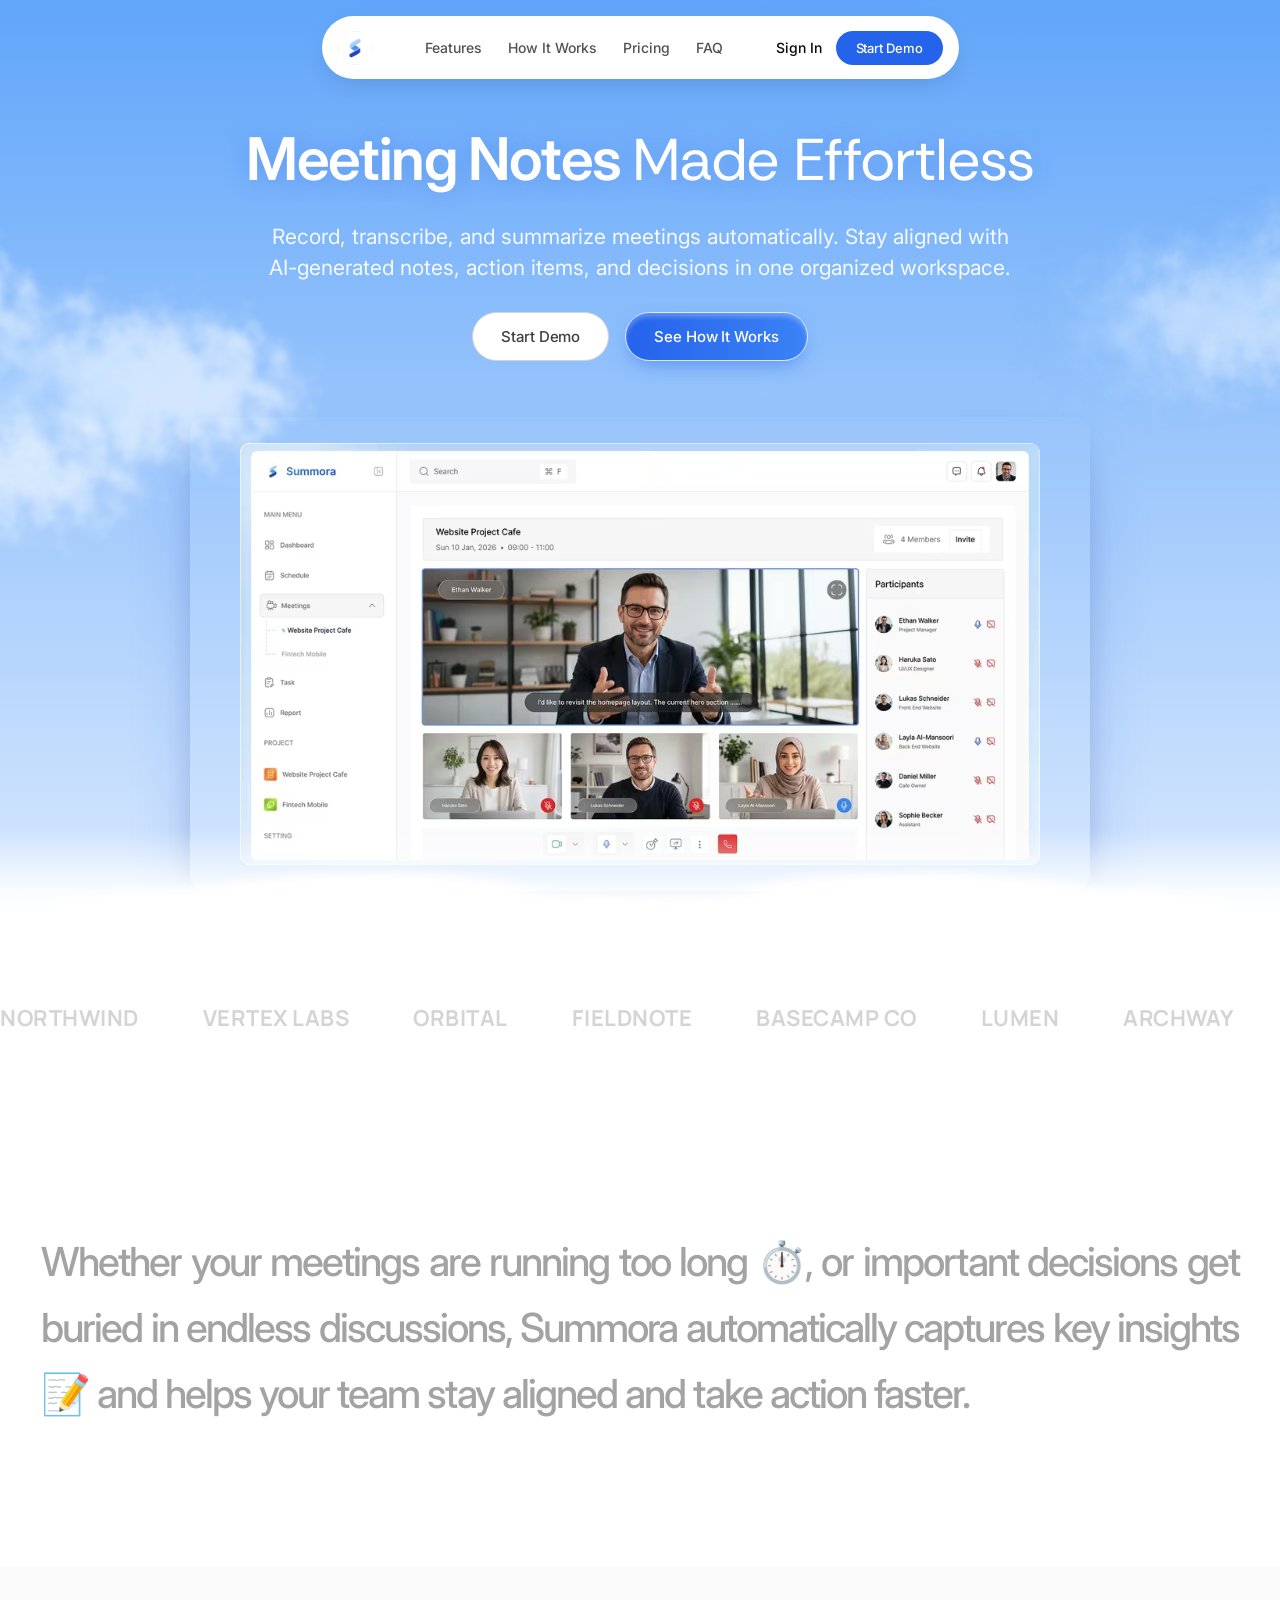
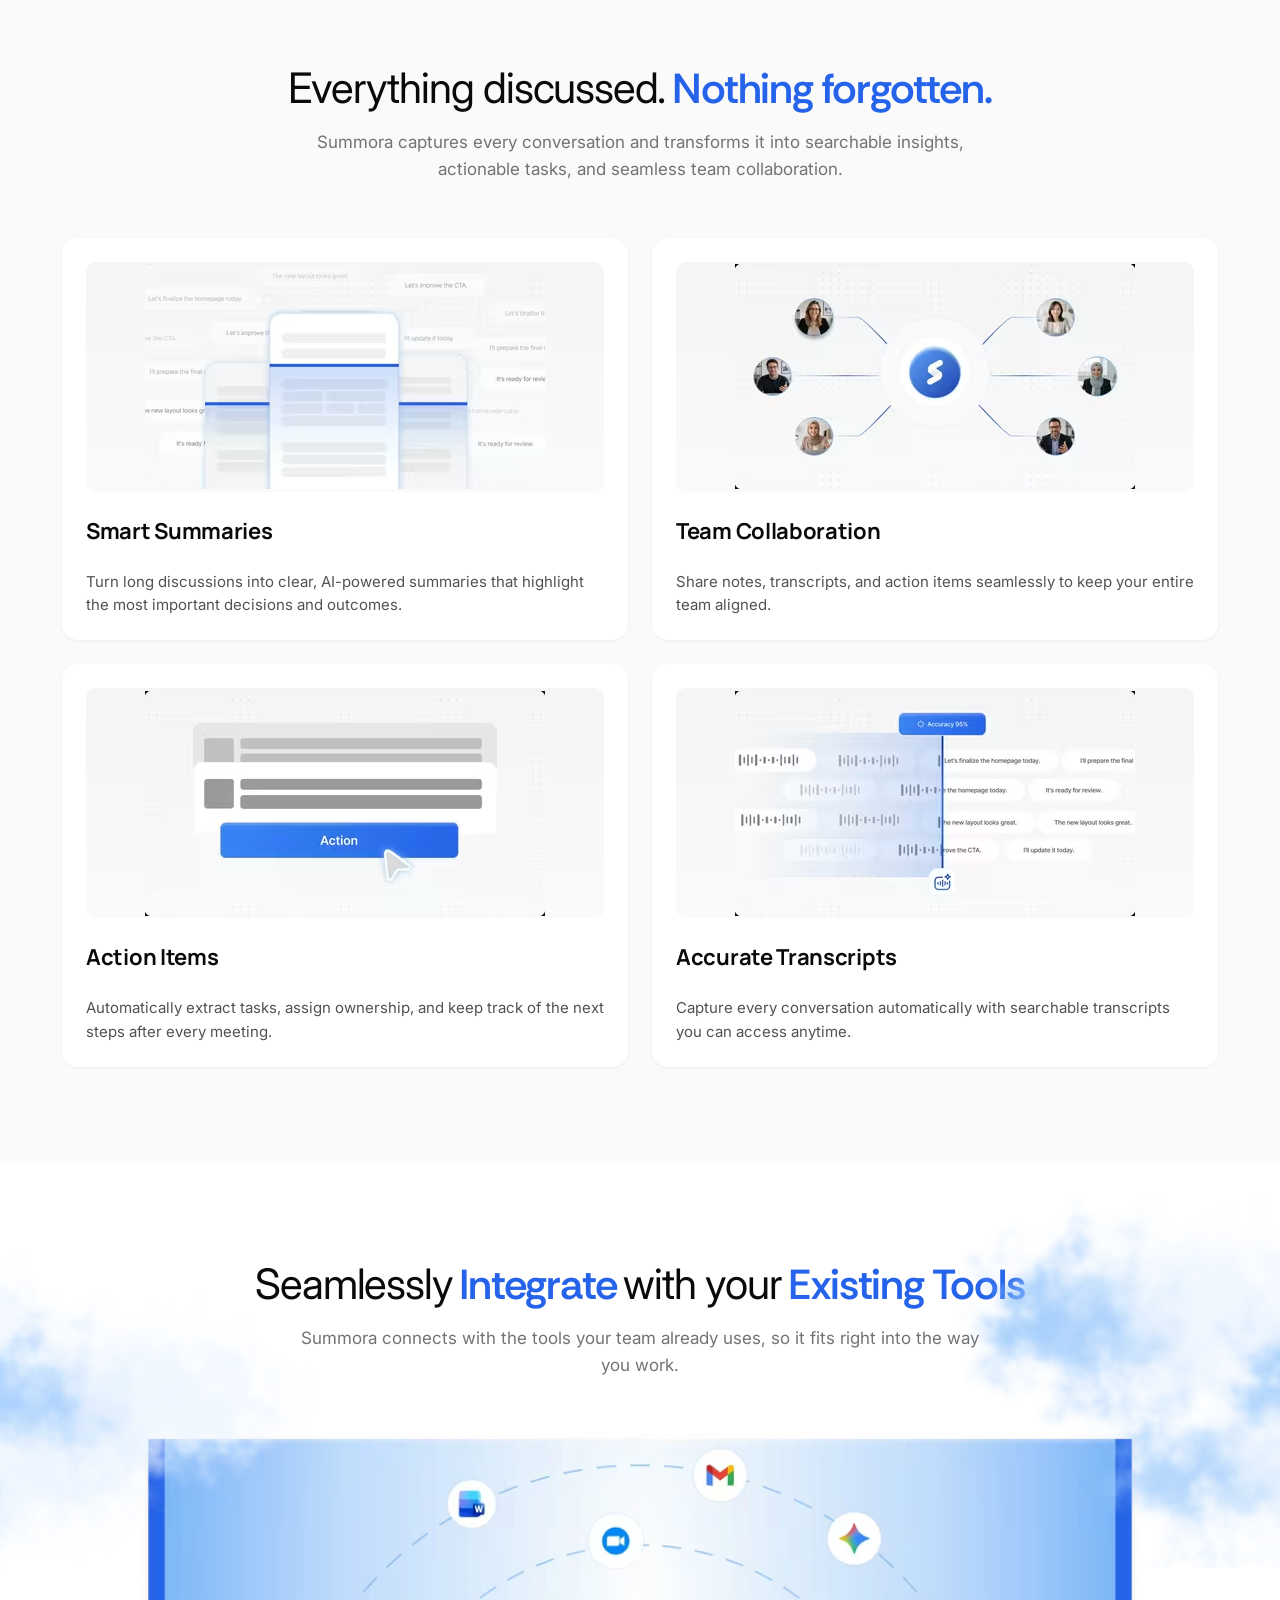
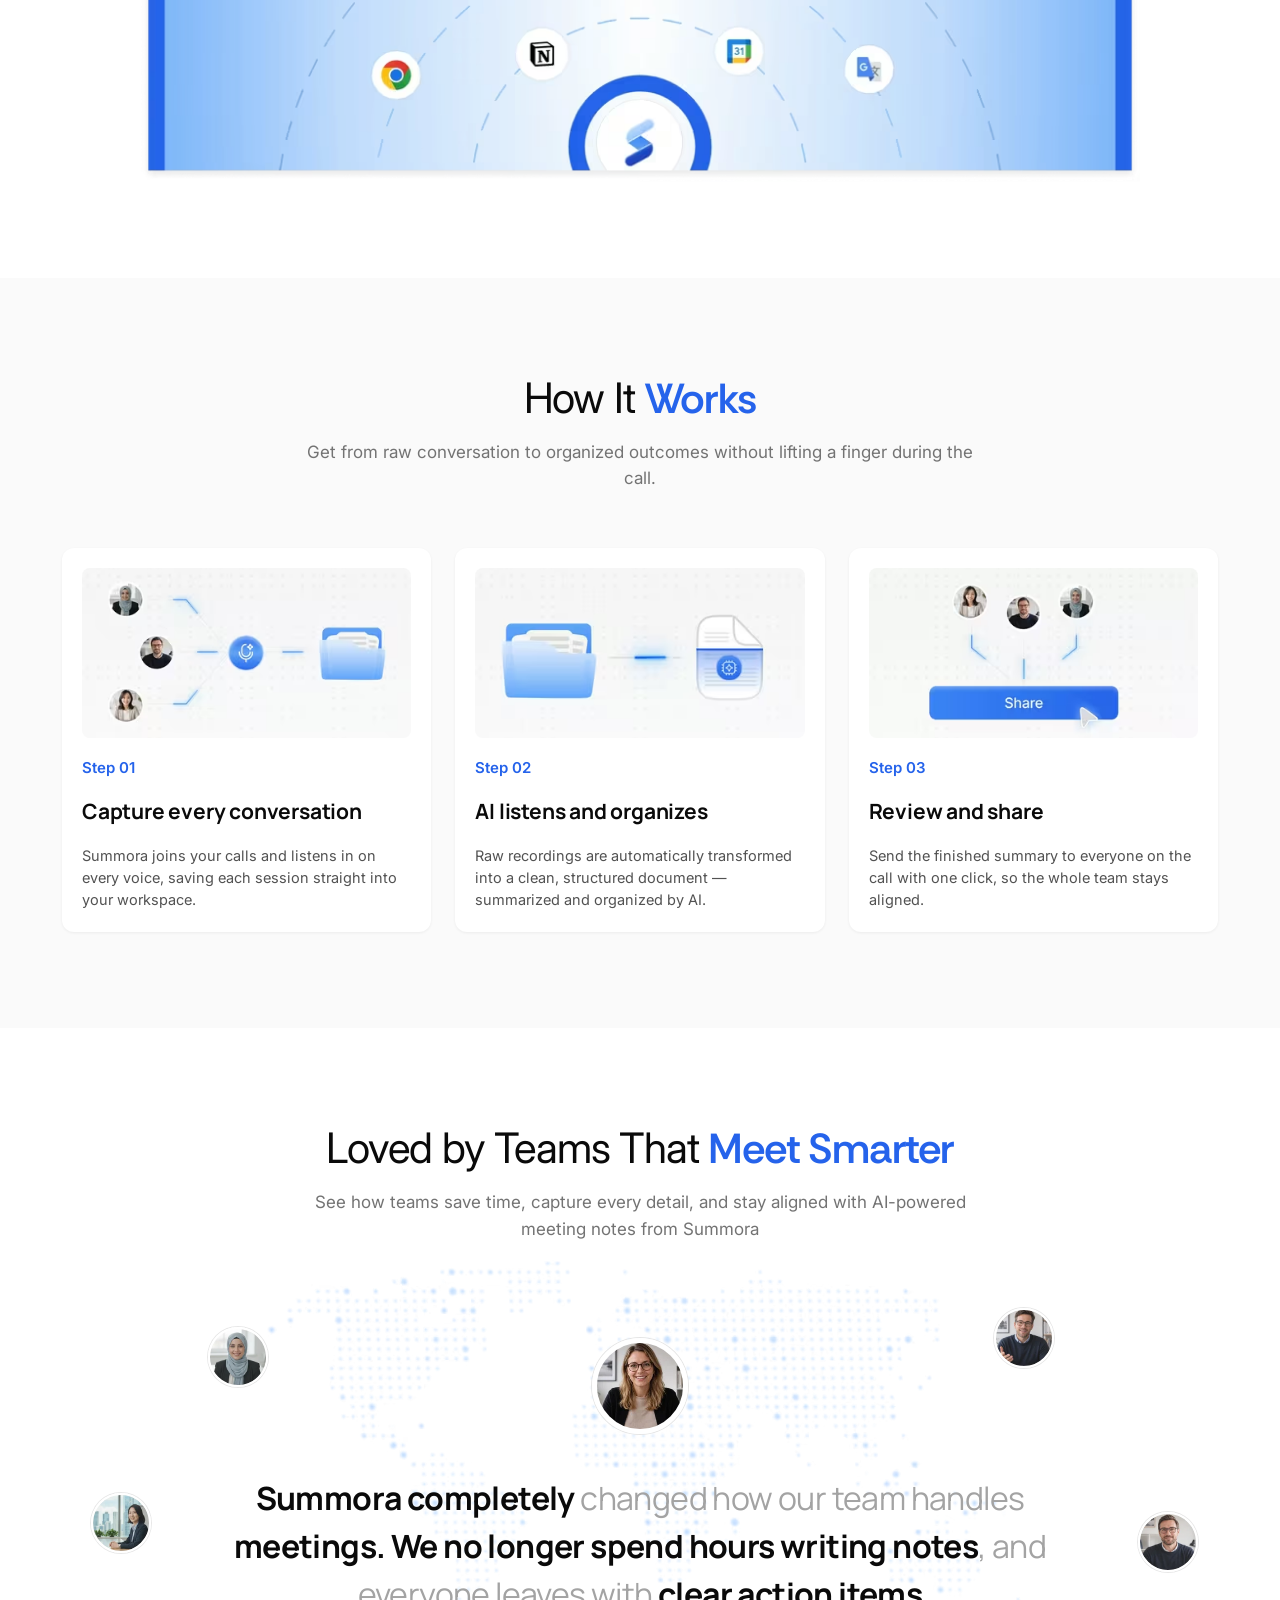
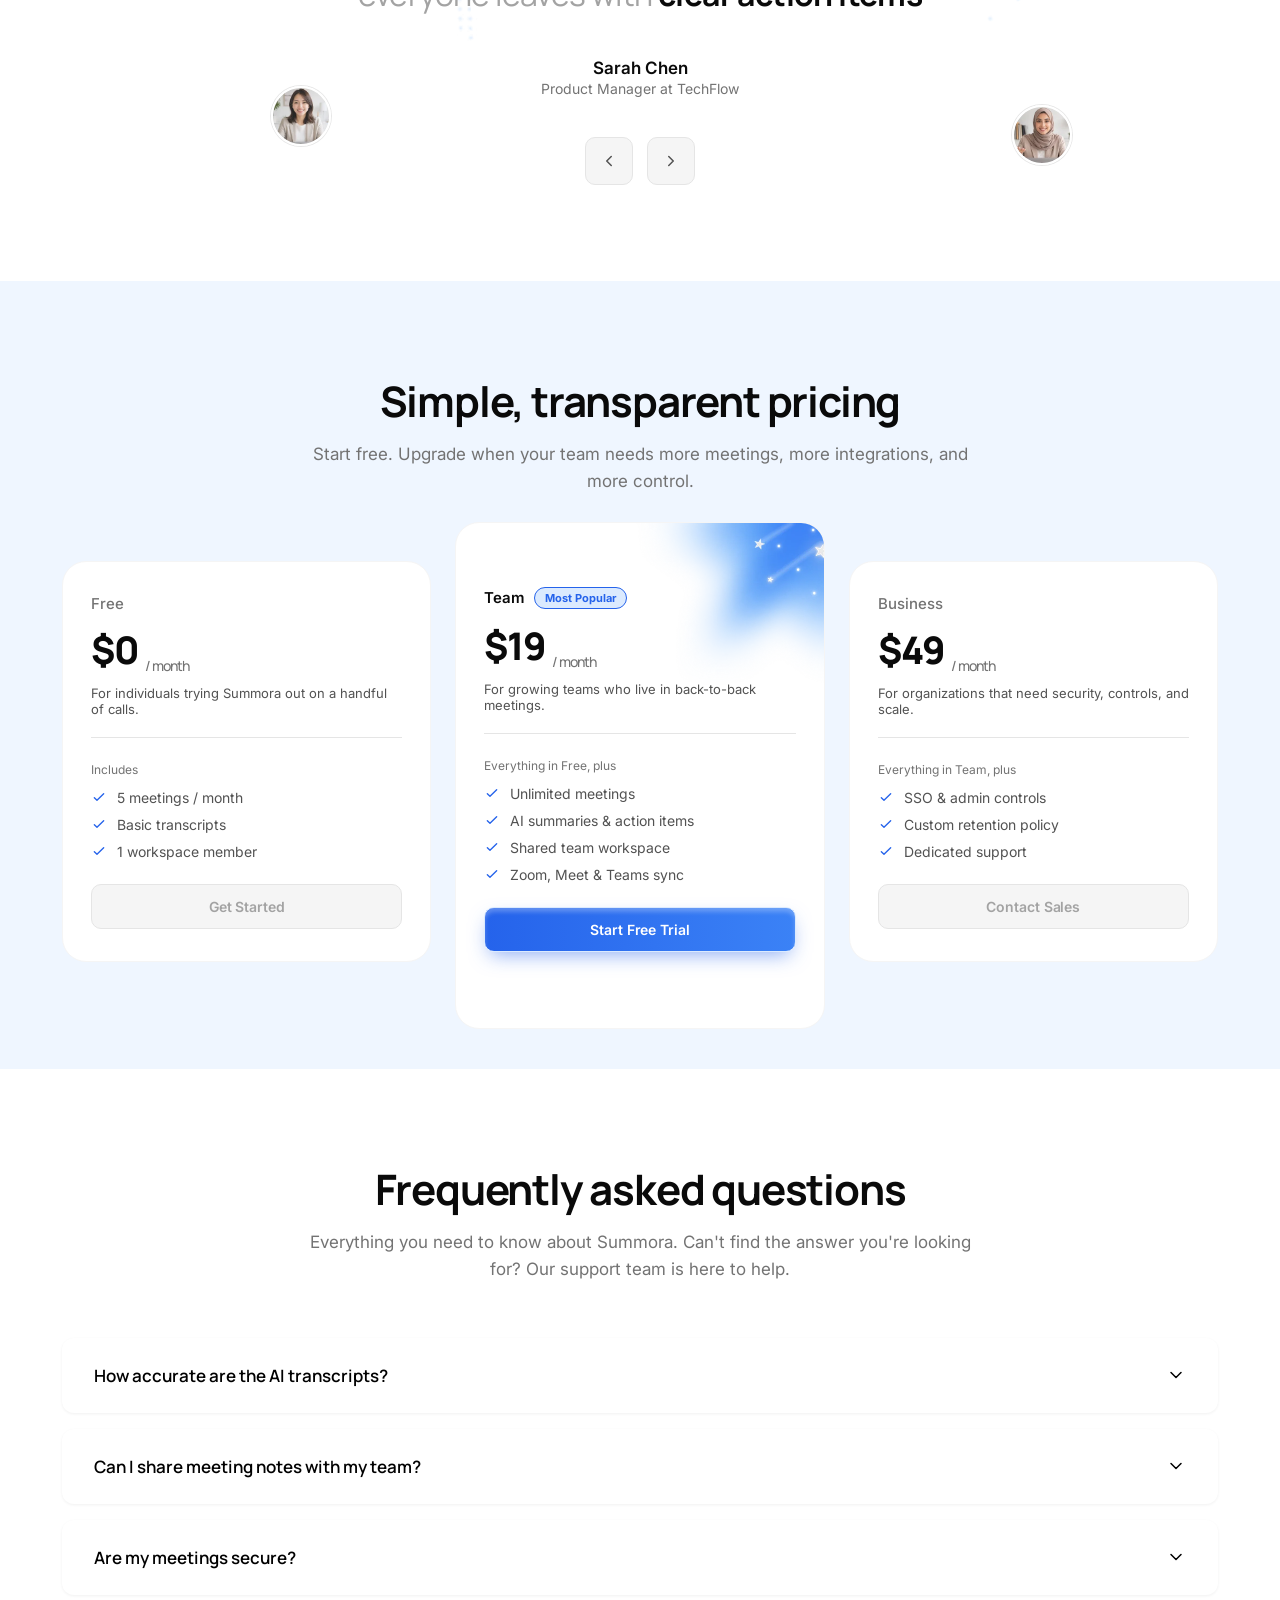
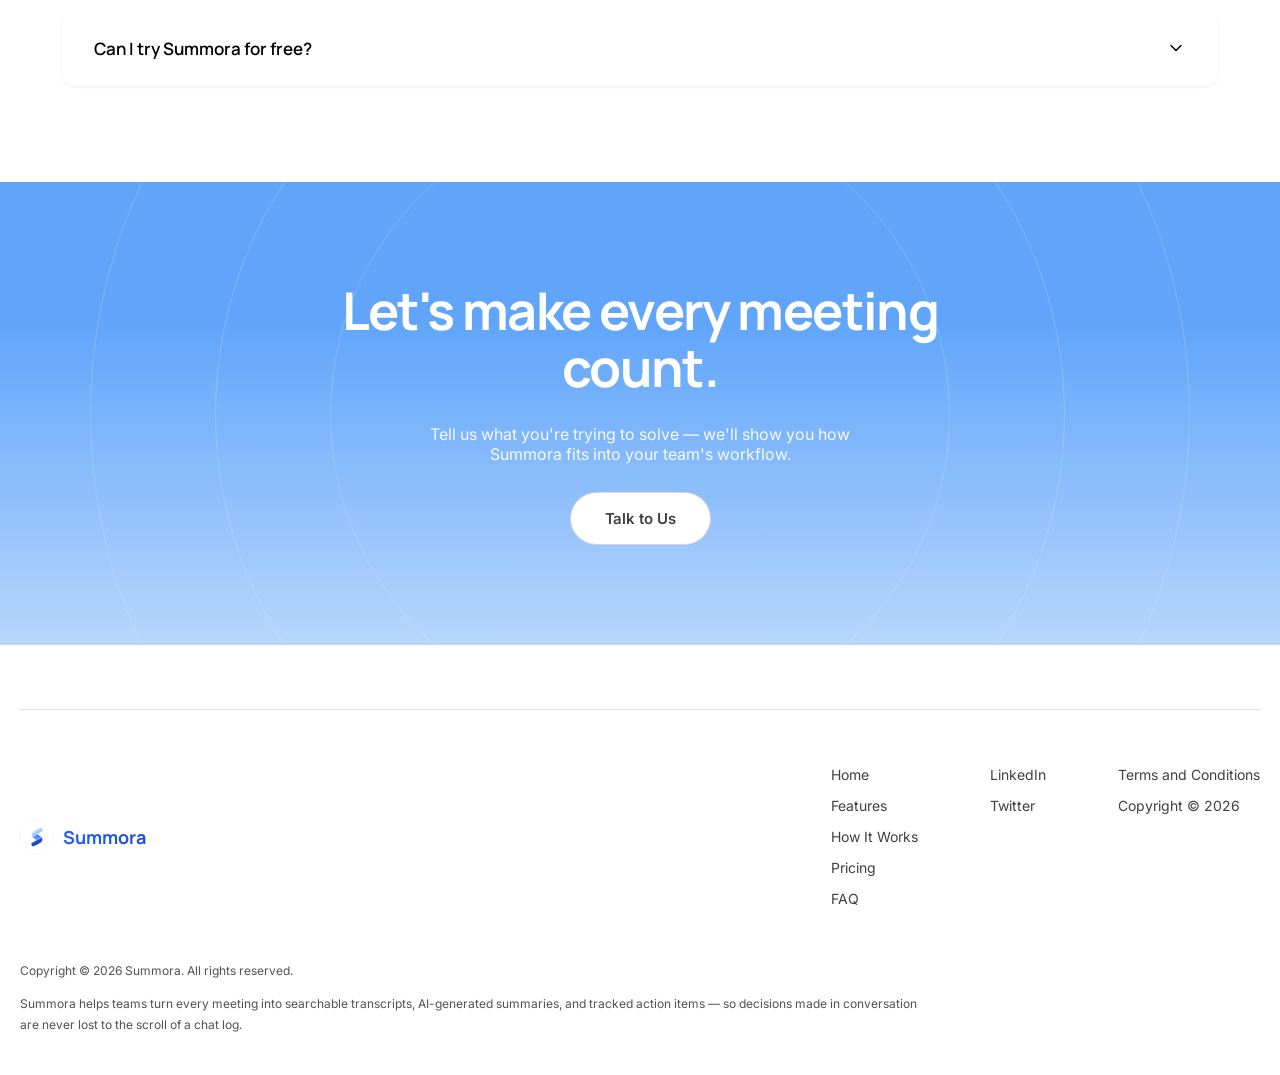
<file: index.html>
<!DOCTYPE html>
<html lang="en">
<head>
<meta charset="UTF-8">
<meta name="viewport" content="width=device-width, initial-scale=1.0">
<title>Summora — Every meeting, remembered</title>
<link rel="preconnect" href="https://fonts.googleapis.com">
<link rel="preconnect" href="https://fonts.gstatic.com" crossorigin>
<link href="https://fonts.googleapis.com/css2?family=Manrope:wght@500;600;700;800&family=Inter:wght@300;400;500;600;700&family=Rethink+Sans:wght@400;500;600&display=swap" rel="stylesheet">
<link rel="stylesheet" href="css/style.css">
</head>
<body>

<!-- ============ NAV ============ -->
<div class="nav-shell">
  <nav class="nav">
    <a class="brand" href="#top">
      <span class="brand-mark"><img src="assets/img/logo.webp" alt="Summora logo" width="94" height="94"></span>
    </a>
    <div class="nav-menu">
      <div class="nav-links">
        <a href="#features">Features</a>
        <a href="#how-it-works">How It Works</a>
        <a href="#pricing">Pricing</a>
        <a href="#faq">FAQ</a>
      </div>
      <div class="nav-actions">
        <a class="signin" href="#">Sign In</a>
        <a class="btn btn-primary nav-cta" href="#pricing">Start Demo</a>
      </div>
    </div>
    <button class="nav-toggle" aria-label="Menu"><span></span></button>
  </nav>
</div>

<!-- ============ HERO ============ -->
<header id="top" class="hero">
  <div class="hero-spacer"></div>
  <img class="cloud-real left" src="assets/img/hero-cloud-left.webp" alt="" width="862" height="662">
  <img class="cloud-real right" src="assets/img/hero-cloud-right.webp" alt="" width="510" height="355">
  <div class="hero-inner">
    <div class="hero-header">
      <h1><span class="part-inter">Meeting Notes</span> <span class="part-rethink">Made Effortless</span></h1>
      <p>Record, transcribe, and summarize meetings automatically. Stay aligned with<br>AI-generated notes, action items, and decisions in one organized workspace.</p>
      <div class="hero-actions">
        <a href="#" class="btn btn-white">Start Demo</a>
        <a href="#" class="btn btn-primary">See How It Works</a>
      </div>
    </div>
    <div class="hero-image">
      <img class="hero-cloud-overlay" src="assets/img/hero-cloud-overlay.webp" alt="" width="1440" height="211">
      <div class="hero-image-inner">
        <picture>
          <source type="image/avif" srcset="assets/img/hero-screenshot-640w.avif 640w, assets/img/hero-screenshot-1024w.avif 1024w, assets/img/hero-screenshot-1600w.avif 1600w" sizes="(max-width:768px) 100vw, 800px">
          <source type="image/webp" srcset="assets/img/hero-screenshot-640w.webp 640w, assets/img/hero-screenshot-1024w.webp 1024w, assets/img/hero-screenshot-1600w.webp 1600w" sizes="(max-width:768px) 100vw, 800px">
          <img class="hero-screenshot" src="assets/img/hero-screenshot-1024w.webp" alt="Summora meeting dashboard showing live transcript, participants, and notes" width="1600" height="843" fetchpriority="high">
        </picture>
            <div class="hero-bottom-fade"></div>
    </div>
    </div>
  </div>
  <img class="hero-bottom-blur2" src="assets/img/hero-bottom-blur.webp" alt="" width="1440" height="251" loading="lazy" decoding="async">
  <div class="hero-bottom-white"></div>
  <img class="hero-bottom-cloud" src="assets/img/hero-bottom-cloud.webp" alt="" width="1880" height="396" loading="lazy" decoding="async">
</header>

<!-- ============ PARTNERS ============ -->
<section class="partners" style="padding-top:64px;">
  <div class="marquee">
    <span>NORTHWIND</span><span>VERTEX&nbsp;LABS</span><span>ORBITAL</span><span>FIELDNOTE</span><span>BASECAMP&nbsp;CO</span><span>LUMEN</span><span>ARCHWAY</span><span>PILOT&nbsp;&amp;&nbsp;CO</span>
    <span>NORTHWIND</span><span>VERTEX&nbsp;LABS</span><span>ORBITAL</span><span>FIELDNOTE</span><span>BASECAMP&nbsp;CO</span><span>LUMEN</span><span>ARCHWAY</span><span>PILOT&nbsp;&amp;&nbsp;CO</span>
  </div>
</section>

<!-- ============ STATEMENT ============ -->
<section class="statement-frame">
  <p class="statement-text">Whether your meetings are running too long ⏱️, or important decisions get buried in endless discussions, Summora automatically captures key insights 📝 and helps your team stay aligned and take action faster.</p>
</section>

<!-- ============ FEATURES ============ -->
<section class="features" id="features">
  <div class="section-head reveal">
    <h2 class="nowrap-heading"><span class="ed-part1">Everything discussed.</span> <span class="ed-part2">Nothing forgotten.</span></h2>
    <p>Summora captures every conversation and transforms it into searchable insights, actionable tasks, and seamless team collaboration.</p>
  </div>
  <div class="feature-grid">

    <div class="feature-card reveal">
      <div class="feature-visual">
        <picture>
          <source type="image/avif" srcset="assets/img/feature-visual-1-400w.avif 400w, assets/img/feature-visual-1-800w.avif 800w, assets/img/feature-visual-1-1040w.avif 1040w" sizes="(max-width:900px) 100vw, 400px">
          <source type="image/webp" srcset="assets/img/feature-visual-1-400w.webp 400w, assets/img/feature-visual-1-800w.webp 800w, assets/img/feature-visual-1-1040w.webp 1040w" sizes="(max-width:900px) 100vw, 400px">
          <img src="assets/img/feature-visual-1-800w.webp" alt="Smart summaries preview" style="width:100%;height:100%;object-fit:cover;" loading="lazy" decoding="async">
        </picture>
      </div>
      <h3>Smart Summaries</h3>
      <p>Turn long discussions into clear, AI-powered summaries that highlight the most important decisions and outcomes.</p>
    </div>

    <div class="feature-card reveal">
      <div class="feature-visual">
        <picture>
          <source type="image/avif" srcset="assets/img/feature-visual-2-400w.avif 400w, assets/img/feature-visual-2-800w.avif 800w, assets/img/feature-visual-2-1200w.avif 1200w" sizes="(max-width:900px) 100vw, 400px">
          <source type="image/webp" srcset="assets/img/feature-visual-2-400w.webp 400w, assets/img/feature-visual-2-800w.webp 800w, assets/img/feature-visual-2-1200w.webp 1200w" sizes="(max-width:900px) 100vw, 400px">
          <img src="assets/img/feature-visual-2-800w.webp" alt="Team collaboration preview" style="width:100%;height:100%;object-fit:cover;" loading="lazy" decoding="async">
        </picture>
      </div>
      <h3>Team Collaboration</h3>
      <p>Share notes, transcripts, and action items seamlessly to keep your entire team aligned.</p>
    </div>

    <div class="feature-card reveal">
      <div class="feature-visual">
        <picture>
          <source type="image/avif" srcset="assets/img/feature-visual-3-400w.avif 400w, assets/img/feature-visual-3-800w.avif 800w, assets/img/feature-visual-3-1200w.avif 1200w" sizes="(max-width:900px) 100vw, 400px">
          <source type="image/webp" srcset="assets/img/feature-visual-3-400w.webp 400w, assets/img/feature-visual-3-800w.webp 800w, assets/img/feature-visual-3-1200w.webp 1200w" sizes="(max-width:900px) 100vw, 400px">
          <img src="assets/img/feature-visual-3-800w.webp" alt="Action items preview" style="width:100%;height:100%;object-fit:cover;" loading="lazy" decoding="async">
        </picture>
      </div>
      <h3>Action Items</h3>
      <p>Automatically extract tasks, assign ownership, and keep track of the next steps after every meeting.</p>
    </div>

    <div class="feature-card reveal">
      <div class="feature-visual">
        <picture>
          <source type="image/avif" srcset="assets/img/feature-visual-4-400w.avif 400w, assets/img/feature-visual-4-800w.avif 800w, assets/img/feature-visual-4-1200w.avif 1200w" sizes="(max-width:900px) 100vw, 400px">
          <source type="image/webp" srcset="assets/img/feature-visual-4-400w.webp 400w, assets/img/feature-visual-4-800w.webp 800w, assets/img/feature-visual-4-1200w.webp 1200w" sizes="(max-width:900px) 100vw, 400px">
          <img src="assets/img/feature-visual-4-800w.webp" alt="Accurate transcripts preview" style="width:100%;height:100%;object-fit:cover;" loading="lazy" decoding="async">
        </picture>
      </div>
      <h3>Accurate Transcripts</h3>
      <p>Capture every conversation automatically with searchable transcripts you can access anytime.</p>
    </div>

  </div>
</section>

<!-- ============ INTEGRATIONS ORBIT ============ -->
<section class="integrations" id="how-it-works">
  <img class="integrations-cloud" src="assets/img/integrations-cloud.webp" alt="" width="356" height="314" loading="lazy" decoding="async">
  <img class="integrations-cloud-right" src="assets/img/integrations-cloud-right.webp" alt="" width="900" height="792" loading="lazy" decoding="async">
  <div class="section-head reveal">
    <h2 class="nowrap-heading"><span class="int-part1">Seamlessly</span> <span class="int-part2">Integrate</span> <span class="int-part1">with your</span> <span class="int-part2">Existing Tools</span></h2>
    <p>Summora connects with the tools your team already uses, so it fits right into the way you work.</p>
  </div>
  <div class="orbit-wrap orbit-wrap-img">
    <picture>
      <source type="image/avif" srcset="assets/img/integrations-orbit-640w.avif 640w, assets/img/integrations-orbit-1024w.avif 1024w, assets/img/integrations-orbit-1600w.avif 1600w" sizes="(max-width:900px) 100vw, 1000px">
      <source type="image/webp" srcset="assets/img/integrations-orbit-640w.webp 640w, assets/img/integrations-orbit-1024w.webp 1024w, assets/img/integrations-orbit-1600w.webp 1600w" sizes="(max-width:900px) 100vw, 1000px">
      <img src="assets/img/integrations-orbit-1024w.webp" alt="Summora integrations with Zoom, Gmail, Chrome, Notion, Google Calendar and more" style="width:100%;height:auto;display:block;" loading="lazy" decoding="async">
    </picture>
  </div>
</section>

<!-- ============ STEPS ============ -->
<section class="steps" style="background:var(--gray-50);">
  <div class="section-head reveal">
    <h2 style="font-family:'Inter',sans-serif; font-weight:400;">How It <span style="font-family:'Rethink Sans',sans-serif; font-weight:600; color:#2563EB;">Works</span></h2>
    <p>Get from raw conversation to organized outcomes without lifting a finger during the call.</p>
  </div>
  <div class="steps-grid">

    <div class="step-card reveal">
      <div class="step-visual">
        <picture>
          <source type="image/avif" srcset="assets/img/step-visual-1-400w.avif 400w, assets/img/step-visual-1-800w.avif 800w, assets/img/step-visual-1-1200w.avif 1200w" sizes="(max-width:900px) 100vw, 380px">
          <source type="image/webp" srcset="assets/img/step-visual-1-400w.webp 400w, assets/img/step-visual-1-800w.webp 800w, assets/img/step-visual-1-1200w.webp 1200w" sizes="(max-width:900px) 100vw, 380px">
          <img src="assets/img/step-visual-1-800w.webp" alt="Connect your calls preview" style="width:100%;height:100%;object-fit:cover;" loading="lazy" decoding="async">
        </picture>
      </div>
      <span class="step-num">Step 01</span>
      <h3>Capture every conversation</h3>
      <p>Summora joins your calls and listens in on every voice, saving each session straight into your workspace.</p>
    </div>

    <div class="step-card reveal">
      <div class="step-visual">
<picture>
          <source type="image/avif" srcset="assets/img/step-visual-2-400w.avif 400w, assets/img/step-visual-2-800w.avif 800w, assets/img/step-visual-2-1200w.avif 1200w" sizes="(max-width:900px) 100vw, 380px">
          <source type="image/webp" srcset="assets/img/step-visual-2-400w.webp 400w, assets/img/step-visual-2-800w.webp 800w, assets/img/step-visual-2-1200w.webp 1200w" sizes="(max-width:900px) 100vw, 380px">
          <img src="assets/img/step-visual-2-800w.webp" alt="AI listens and organizes preview" style="width:100%;height:100%;object-fit:cover;" loading="lazy" decoding="async">
        </picture>
      </div>
      <span class="step-num">Step 02</span>
      <h3>AI listens and organizes</h3>
      <p>Raw recordings are automatically transformed into a clean, structured document — summarized and organized by AI.</p>
    </div>

    <div class="step-card reveal">
      <div class="step-visual">
<picture>
          <source type="image/avif" srcset="assets/img/step-visual-3-400w.avif 400w, assets/img/step-visual-3-800w.avif 800w, assets/img/step-visual-3-1200w.avif 1200w" sizes="(max-width:900px) 100vw, 380px">
          <source type="image/webp" srcset="assets/img/step-visual-3-400w.webp 400w, assets/img/step-visual-3-800w.webp 800w, assets/img/step-visual-3-1200w.webp 1200w" sizes="(max-width:900px) 100vw, 380px">
          <img src="assets/img/step-visual-3-800w.webp" alt="Review and share preview" style="width:100%;height:100%;object-fit:cover;" loading="lazy" decoding="async">
        </picture>
      </div>
      <span class="step-num">Step 03</span>
      <h3>Review and share</h3>
      <p>Send the finished summary to everyone on the call with one click, so the whole team stays aligned.</p>
    </div>

  </div>
</section>

<!-- ============ TESTIMONIAL ============ -->
<section class="testimonial">
  <picture>
    <source type="image/avif" srcset="assets/img/testimonial-world-bg-800w.avif 800w, assets/img/testimonial-world-bg-1400w.avif 1400w, assets/img/testimonial-world-bg-1800w.avif 1800w" sizes="(max-width:1333px) 60vw, 800px">
    <source type="image/webp" srcset="assets/img/testimonial-world-bg-800w.webp 800w, assets/img/testimonial-world-bg-1400w.webp 1400w, assets/img/testimonial-world-bg-1800w.webp 1800w" sizes="(max-width:1333px) 60vw, 800px">
    <img class="testimonial-world-bg" src="assets/img/testimonial-world-bg-800w.webp" alt="" loading="lazy" decoding="async">
  </picture>
  <div class="section-head" style="margin-bottom:56px;">
    <h2 class="nowrap-heading" style="font-family:'Inter',sans-serif; font-weight:400;">Loved by Teams That <span style="font-family:'Rethink Sans',sans-serif; font-weight:600; color:#2563EB;">Meet Smarter</span></h2>
    <p>See how teams save time, capture every detail, and stay aligned with AI-powered meeting notes from Summora</p>
  </div>
  <div class="testi-wrap">
    <div class="float-avatars">
      <div class="avatar-ph fa1" style="background-image:url(assets/img/avatar-float-1.webp);background-size:115%;background-position:center;"></div>
      <div class="avatar-ph fa2" style="background-image:url(assets/img/avatar-malik-osei.webp);background-size:115%;background-position:center;"></div>
      <div class="avatar-ph fa3" style="background-image:url(assets/img/avatar-priya-nair.webp);background-size:115%;background-position:center;"></div>
      <div class="avatar-ph fa4" style="background-image:url(assets/img/avatar-float-4.webp);background-size:115%;background-position:center;"></div>
      <div class="avatar-ph fa5" style="background-image:url(assets/img/avatar-float-5.webp);background-size:115%;background-position:center;"></div>
      <div class="avatar-ph fa6" style="background-image:url(assets/img/avatar-float-6.webp);background-size:115%;background-position:center;"></div>
    </div>
    <div class="avatar-ph testi-avatar" id="testiAvatar" style="background-image:url(assets/img/avatar-testimonial-default.webp);background-size:115%;background-position:center;"></div>
    <p class="testi-quote" id="testiQuote"><span class="hl">Summora completely</span> changed how our team handles <span class="hl">meetings.</span> <span class="hl">We no longer spend hours writing notes</span>, and everyone leaves with <span class="hl">clear action items</span></p>
    <div class="testi-author" id="testiAuthor">
      <strong>Sarah Chen</strong>
      <span>Product Manager at TechFlow</span>
    </div>
    <div class="testi-nav">
      <button aria-label="Previous" onclick="shiftTestimonial(-1)"><svg viewBox="0 0 24 24" fill="none"><path d="M15 18l-6-6 6-6" stroke-width="2" stroke-linecap="round" stroke-linejoin="round"/></svg></button>
      <button aria-label="Next" onclick="shiftTestimonial(1)"><svg viewBox="0 0 24 24" fill="none"><path d="M9 6l6 6-6 6" stroke-width="2" stroke-linecap="round" stroke-linejoin="round"/></svg></button>
    </div>
  </div>
</section>

<!-- ============ PRICING ============ -->
<section class="pricing" id="pricing">
  <div class="section-head reveal">
    <h2>Simple, transparent pricing</h2>
    <p>Start free. Upgrade when your team needs more meetings, more integrations, and more control.</p>
  </div>
  <div class="pricing-grid">

    <div class="price-card reveal">
      <div class="price-top">
        <span class="plan-name">Free</span>
        <div class="price">$0 <small>/ month</small></div>
        <p class="price-desc">For individuals trying Summora out on a handful of calls.</p>
      </div>
      <ul class="price-feats">
        <li class="lbl">Includes</li>
        <li><svg viewBox="0 0 24 24" fill="none"><path d="M5 13l4 4L19 7" stroke-width="2" stroke-linecap="round" stroke-linejoin="round"/></svg>5 meetings / month</li>
        <li><svg viewBox="0 0 24 24" fill="none"><path d="M5 13l4 4L19 7" stroke-width="2" stroke-linecap="round" stroke-linejoin="round"/></svg>Basic transcripts</li>
        <li><svg viewBox="0 0 24 24" fill="none"><path d="M5 13l4 4L19 7" stroke-width="2" stroke-linecap="round" stroke-linejoin="round"/></svg>1 workspace member</li>
      </ul>
      <a href="#" class="btn btn-outline-dark price-btn">Get Started</a>
    </div>

    <div class="price-card popular reveal">
      <img class="popular-sparkle" src="assets/img/pricing-sparkle.webp" alt="" loading="lazy" decoding="async">
      <div class="price-top">
        <div class="badge-row">
          <span class="plan-name" style="color:var(--ink); font-weight:600;">Team</span>
          <span class="most-popular">Most Popular</span>
        </div>
        <div class="price">$19 <small>/ month</small></div>
        <p class="price-desc">For growing teams who live in back-to-back meetings.</p>
      </div>
      <ul class="price-feats">
        <li class="lbl">Everything in Free, plus</li>
        <li><svg viewBox="0 0 24 24" fill="none"><path d="M5 13l4 4L19 7" stroke-width="2" stroke-linecap="round" stroke-linejoin="round"/></svg>Unlimited meetings</li>
        <li><svg viewBox="0 0 24 24" fill="none"><path d="M5 13l4 4L19 7" stroke-width="2" stroke-linecap="round" stroke-linejoin="round"/></svg>AI summaries &amp; action items</li>
        <li><svg viewBox="0 0 24 24" fill="none"><path d="M5 13l4 4L19 7" stroke-width="2" stroke-linecap="round" stroke-linejoin="round"/></svg>Shared team workspace</li>
        <li><svg viewBox="0 0 24 24" fill="none"><path d="M5 13l4 4L19 7" stroke-width="2" stroke-linecap="round" stroke-linejoin="round"/></svg>Zoom, Meet &amp; Teams sync</li>
      </ul>
      <a href="#" class="btn btn-primary price-btn">Start Free Trial</a>
    </div>

    <div class="price-card reveal">
      <div class="price-top">
        <span class="plan-name">Business</span>
        <div class="price">$49 <small>/ month</small></div>
        <p class="price-desc">For organizations that need security, controls, and scale.</p>
      </div>
      <ul class="price-feats">
        <li class="lbl">Everything in Team, plus</li>
        <li><svg viewBox="0 0 24 24" fill="none"><path d="M5 13l4 4L19 7" stroke-width="2" stroke-linecap="round" stroke-linejoin="round"/></svg>SSO &amp; admin controls</li>
        <li><svg viewBox="0 0 24 24" fill="none"><path d="M5 13l4 4L19 7" stroke-width="2" stroke-linecap="round" stroke-linejoin="round"/></svg>Custom retention policy</li>
        <li><svg viewBox="0 0 24 24" fill="none"><path d="M5 13l4 4L19 7" stroke-width="2" stroke-linecap="round" stroke-linejoin="round"/></svg>Dedicated support</li>
      </ul>
      <a href="#" class="btn btn-outline-dark price-btn">Contact Sales</a>
    </div>

  </div>
</section>

<!-- ============ FAQ ============ -->
<section class="faq" id="faq">
  <div class="section-head reveal">
    <h2>Frequently asked questions</h2>
    <p>Everything you need to know about Summora. Can't find the answer you're looking for? Our support team is here to help.</p>
  </div>
  <div class="faq-list" id="faqList">

    <div class="faq-item reveal">
      <button class="faq-q">How accurate are the AI transcripts?
        <svg viewBox="0 0 24 24" fill="none"><path d="M6 9l6 6 6-6" stroke-width="1.8" stroke-linecap="round" stroke-linejoin="round"/></svg>
      </button>
      <div class="faq-a"><p>Summora's transcription engine is tuned for real conversations — overlapping speakers, accents, and background noise included — and typically lands well above 95% accuracy on clear audio.</p></div>
    </div>

    <div class="faq-item reveal">
      <button class="faq-q">Can I share meeting notes with my team?
        <svg viewBox="0 0 24 24" fill="none"><path d="M6 9l6 6 6-6" stroke-width="1.8" stroke-linecap="round" stroke-linejoin="round"/></svg>
      </button>
      <div class="faq-a"><p>Yes. Every summary, transcript, and action item lives in a shared workspace, so anyone on your team can search past meetings or jump straight to a decision.</p></div>
    </div>

    <div class="faq-item reveal">
      <button class="faq-q">Are my meetings secure?
        <svg viewBox="0 0 24 24" fill="none"><path d="M6 9l6 6 6-6" stroke-width="1.8" stroke-linecap="round" stroke-linejoin="round"/></svg>
      </button>
      <div class="faq-a"><p>Recordings and transcripts are encrypted in transit and at rest, and Business plans include configurable retention policies and admin-level access controls.</p></div>
    </div>

    <div class="faq-item reveal">
      <button class="faq-q">Can I try Summora for free?
        <svg viewBox="0 0 24 24" fill="none"><path d="M6 9l6 6 6-6" stroke-width="1.8" stroke-linecap="round" stroke-linejoin="round"/></svg>
      </button>
      <div class="faq-a"><p>Absolutely — the Free plan covers 5 meetings a month with no credit card required, and you can upgrade anytime as your needs grow.</p></div>
    </div>

  </div>
</section>

<!-- ============ CTA ============ -->
<section class="cta">
  <div class="cta-ring cr1"></div>
  <div class="cta-ring cr2"></div>
  <div class="cta-ring cr3"></div>
  <div class="cta-fade"></div>
  <div class="cta-inner">
    <h2>Let's make every meeting count.</h2>
    <p>Tell us what you're trying to solve — we'll show you how Summora fits into your team's workflow.</p>
    <a href="#" class="btn btn-white" style="padding:16px 34px; font-weight:600;">Talk to Us</a>
  </div>
</section>

<!-- ============ FOOTER ============ -->
<footer>
  <div class="footer-top">
    <a class="brand" href="#top">
      <span class="brand-mark"><img src="assets/img/logo.webp" alt="Summora logo" width="94" height="94" loading="lazy" decoding="async"></span>
      <span class="brand-text">Summora</span>
    </a>
    <div class="footer-cols">
      <div class="footer-col">
        <a href="#top">Home</a>
        <a href="#features">Features</a>
        <a href="#how-it-works">How It Works</a>
        <a href="#pricing">Pricing</a>
        <a href="#faq">FAQ</a>
      </div>
      <div class="footer-col">
        <a href="#">LinkedIn</a>
        <a href="#">Twitter</a>
      </div>
      <div class="footer-col">
        <a href="#">Terms and Conditions</a>
        <span>Copyright © 2026</span>
      </div>
    </div>
  </div>
  <div class="footer-bottom">
    <span class="copy">Copyright © 2026 Summora. All rights reserved.</span>
    <p class="desc">Summora helps teams turn every meeting into searchable transcripts, AI-generated summaries, and tracked action items — so decisions made in conversation are never lost to the scroll of a chat log.</p>
  </div>
</footer>

<script src="js/main.js" defer></script>

</body>
</html>
</file>
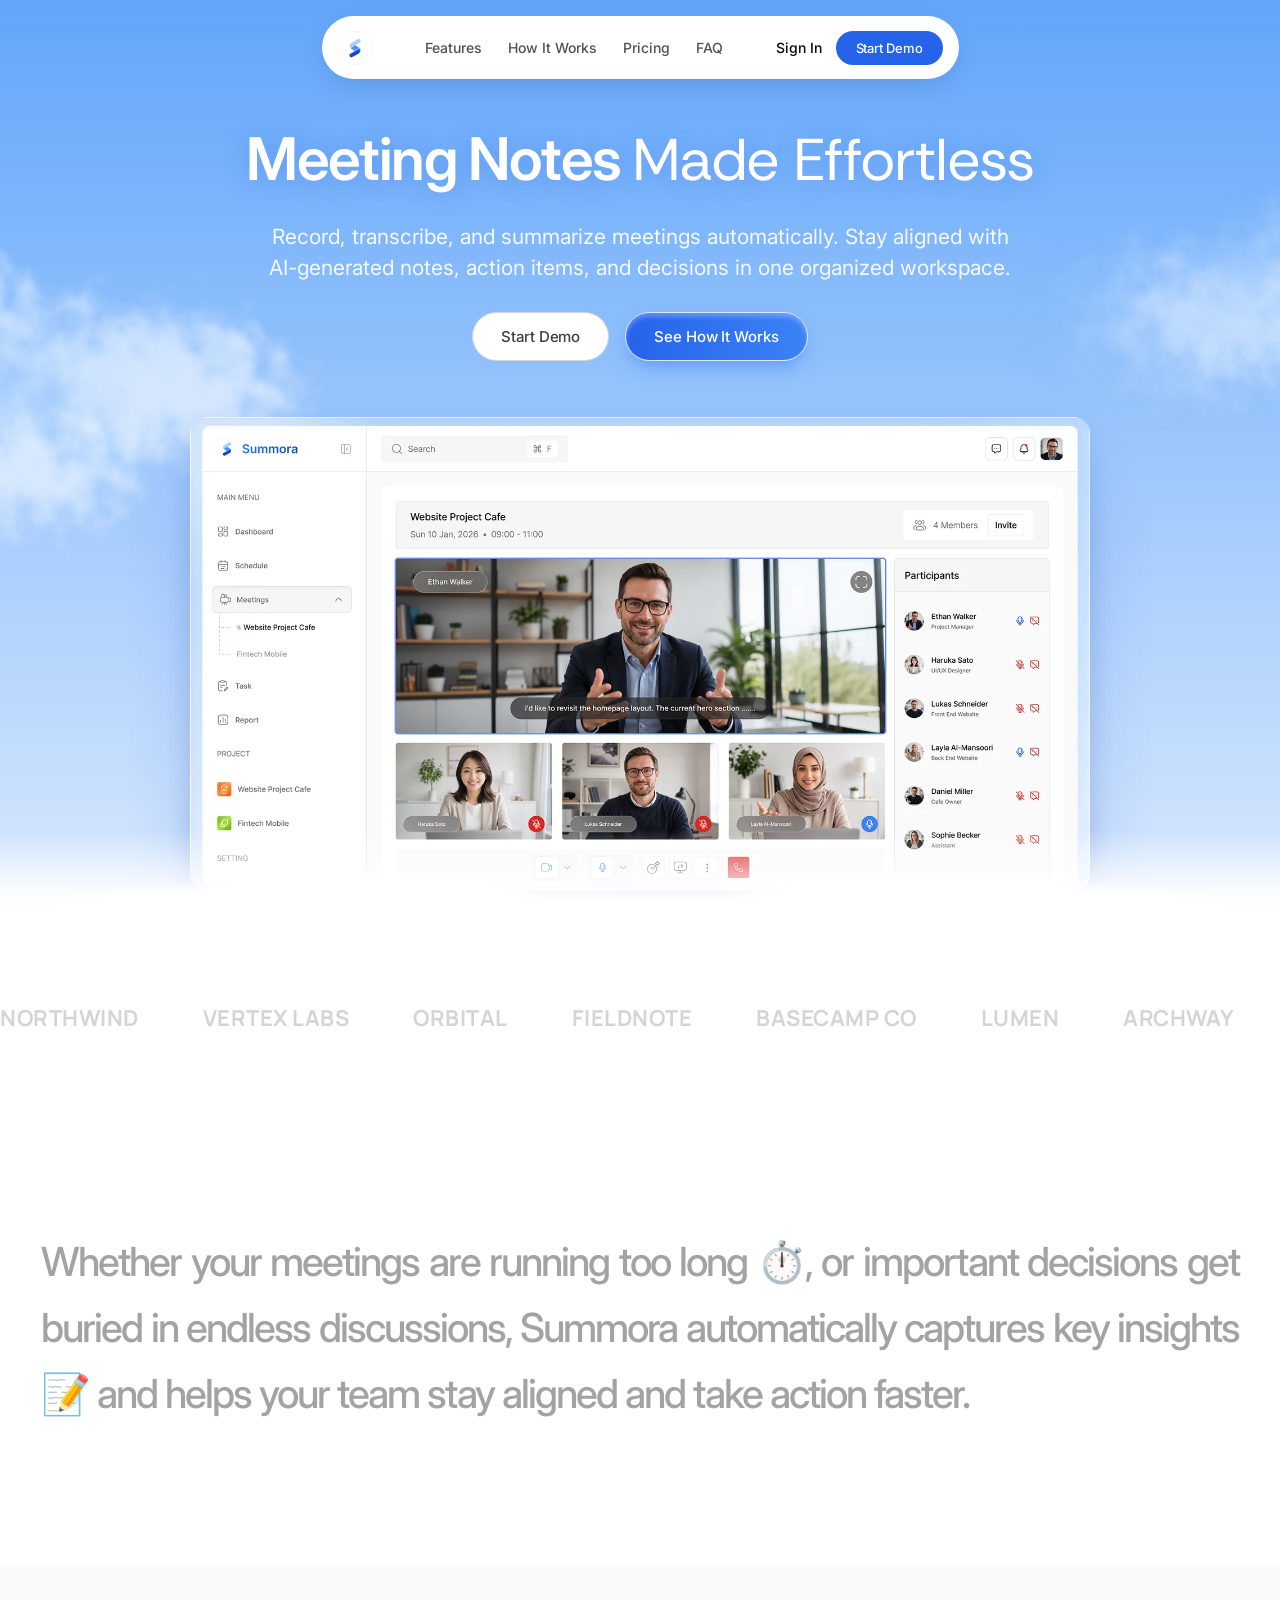
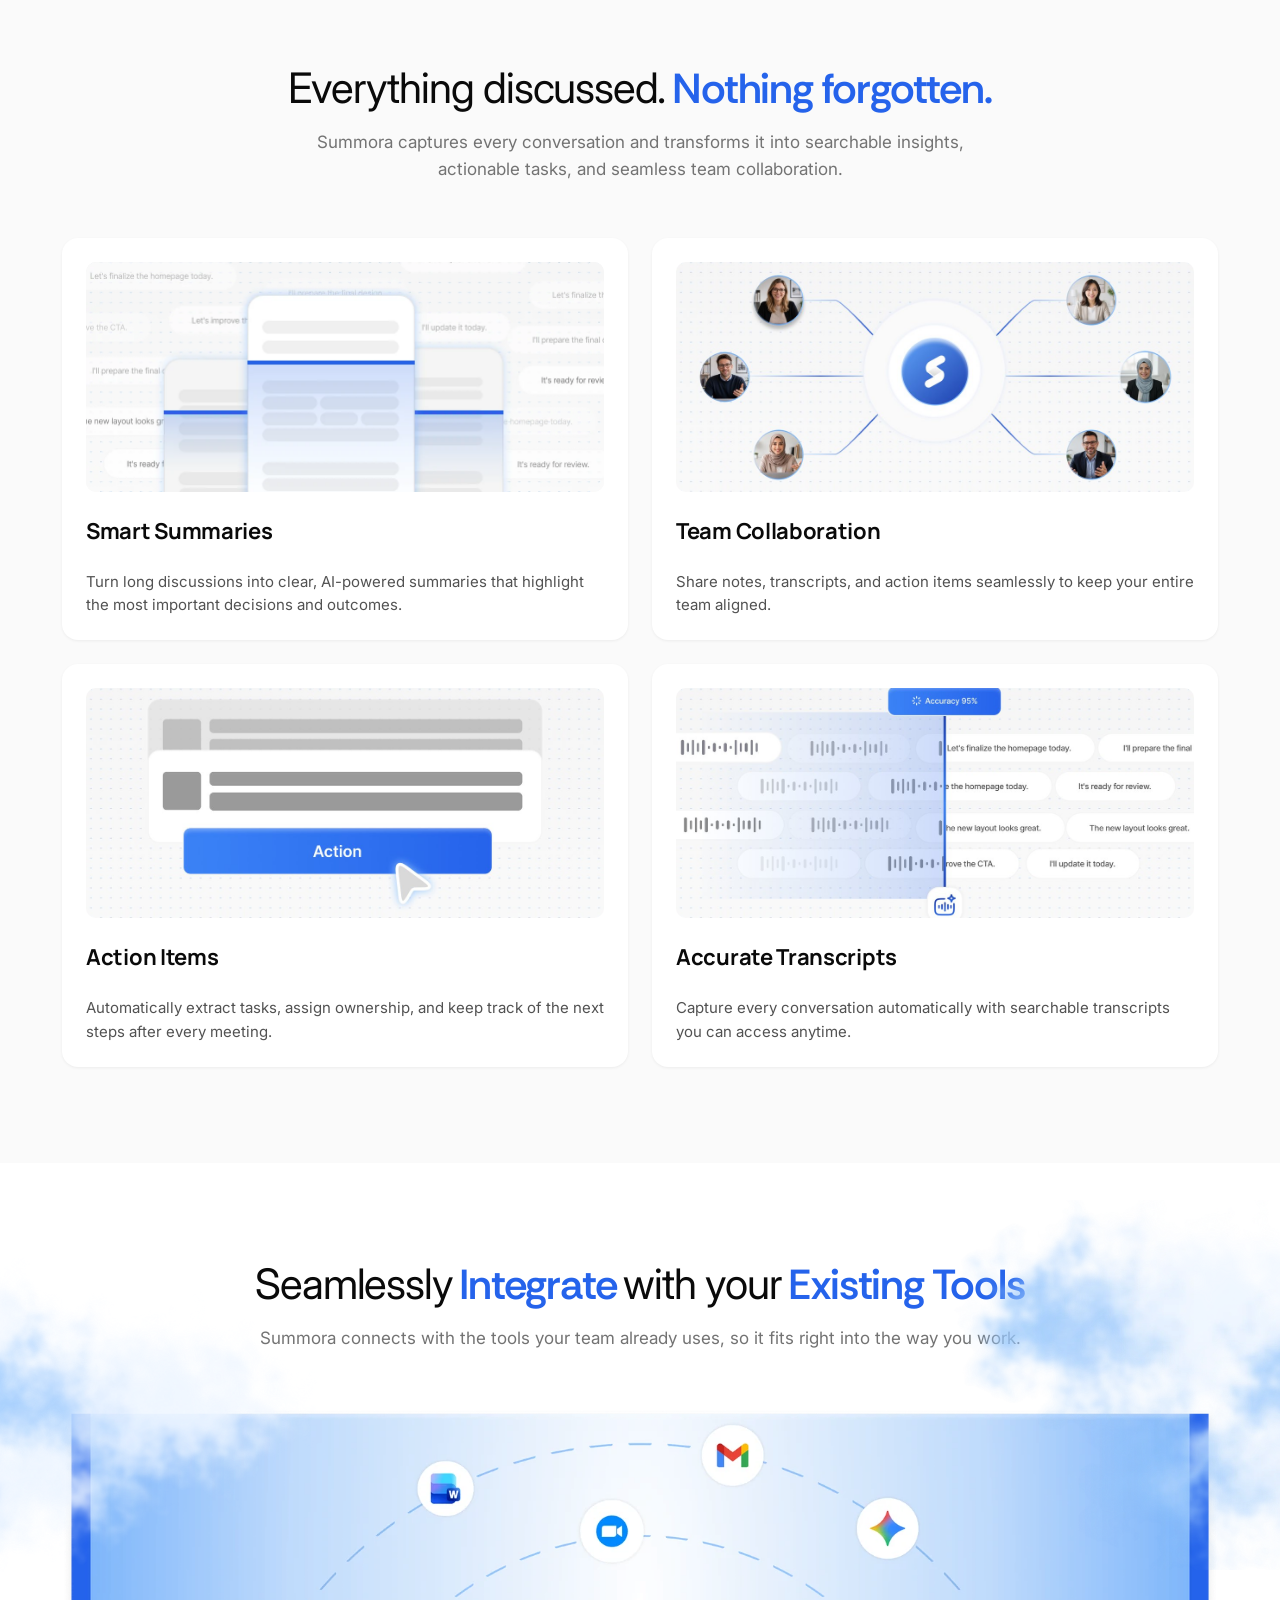
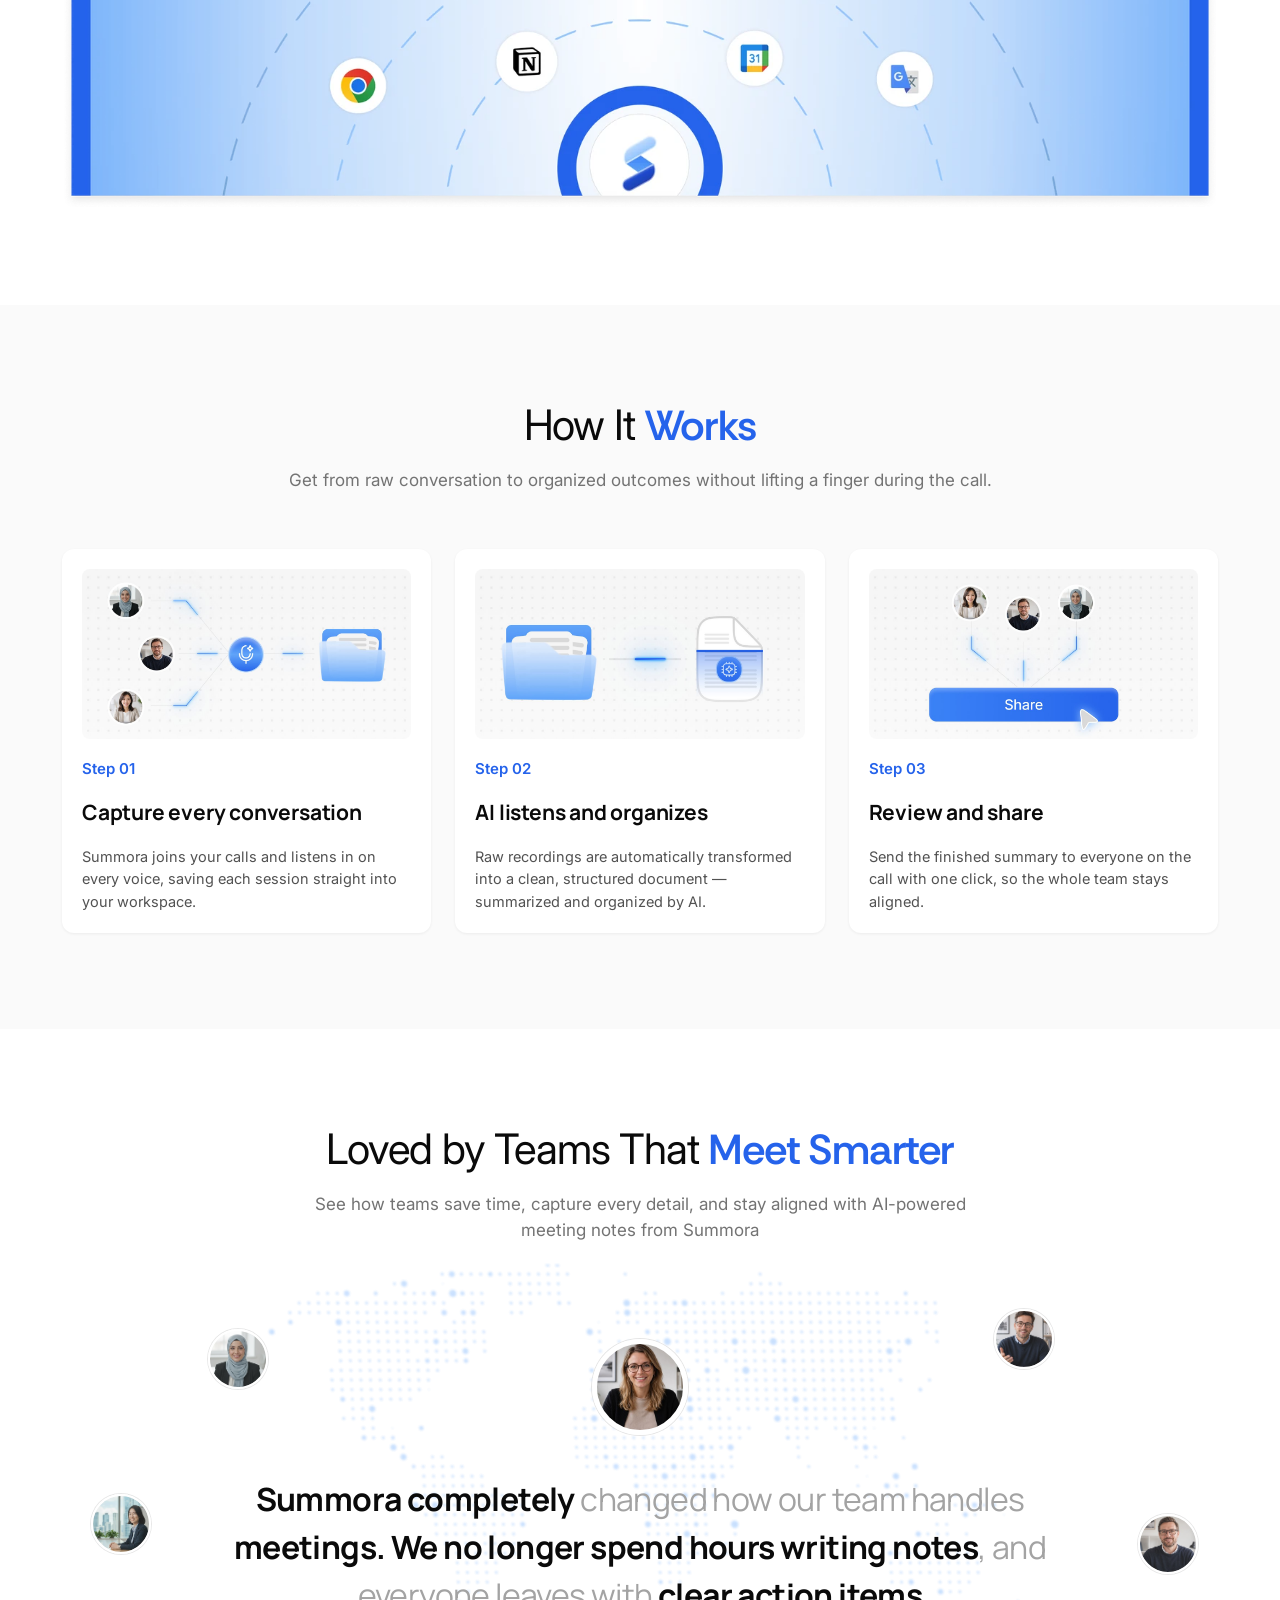
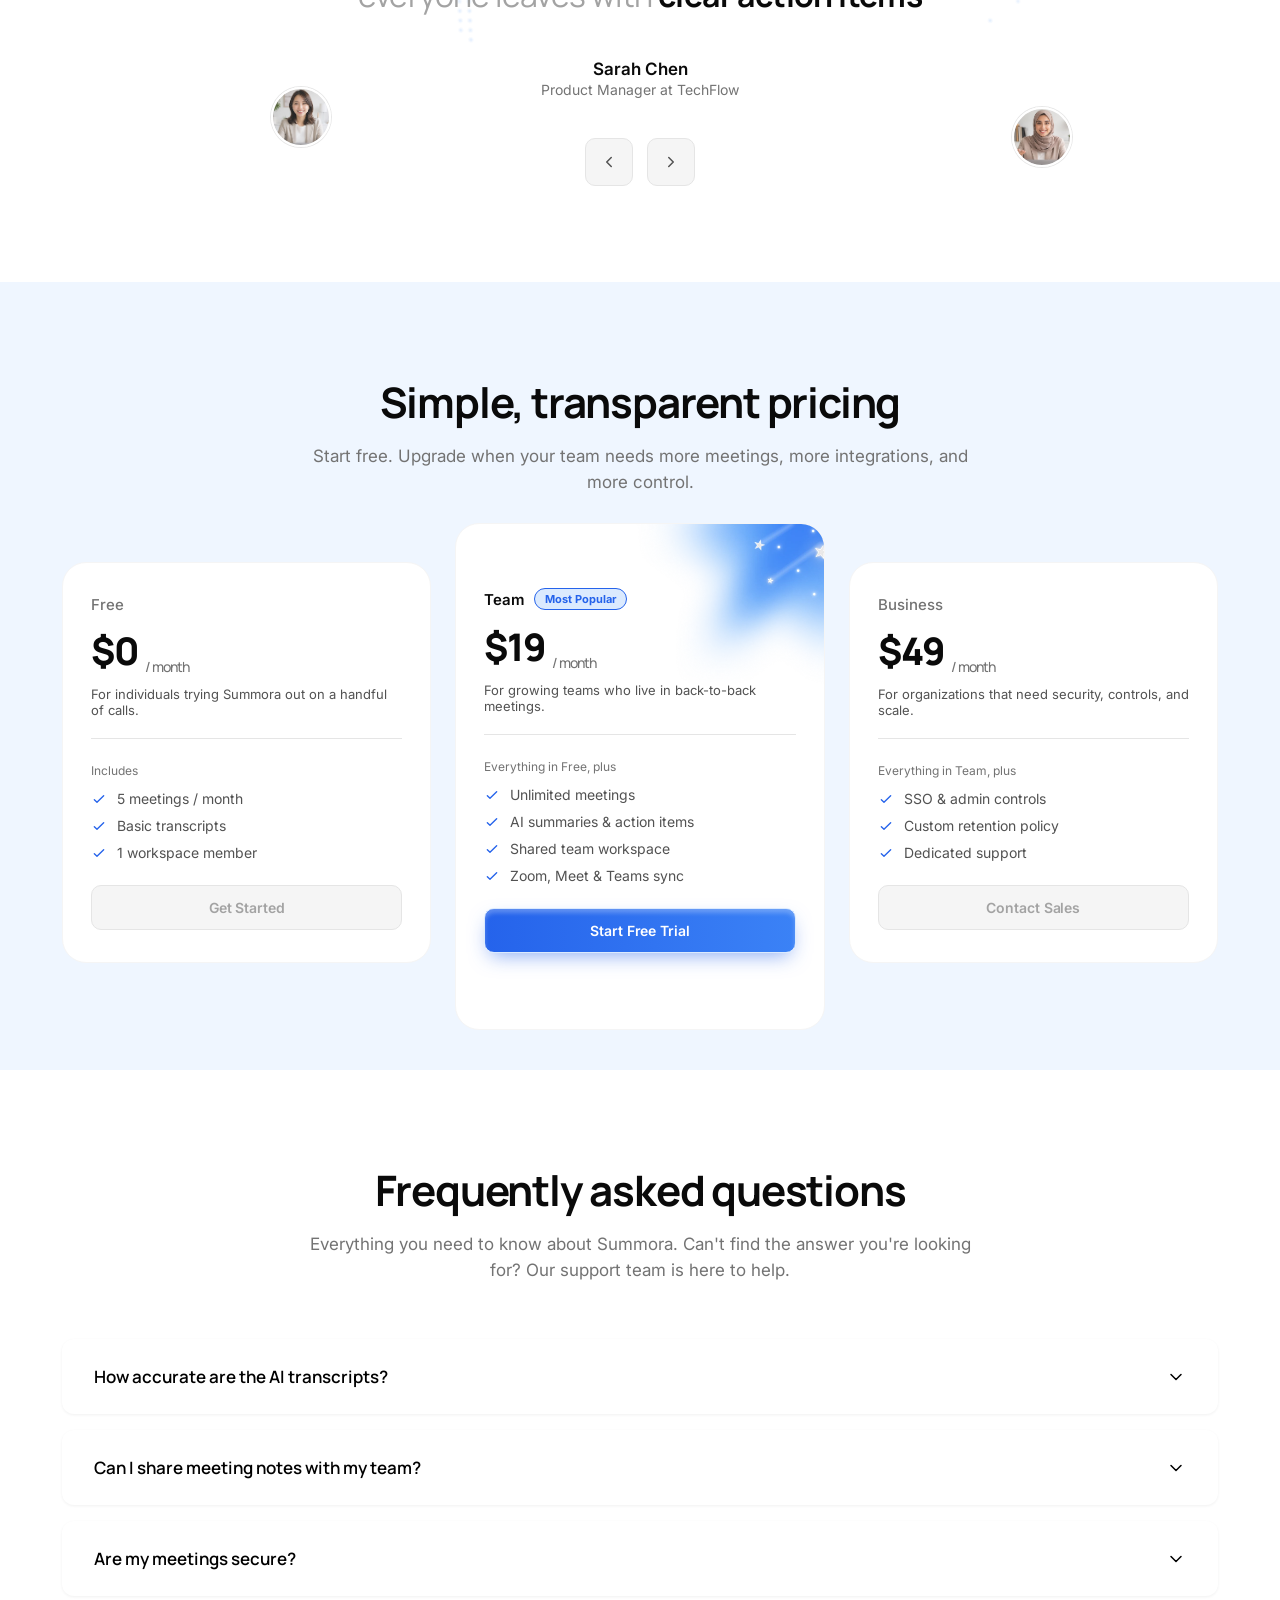
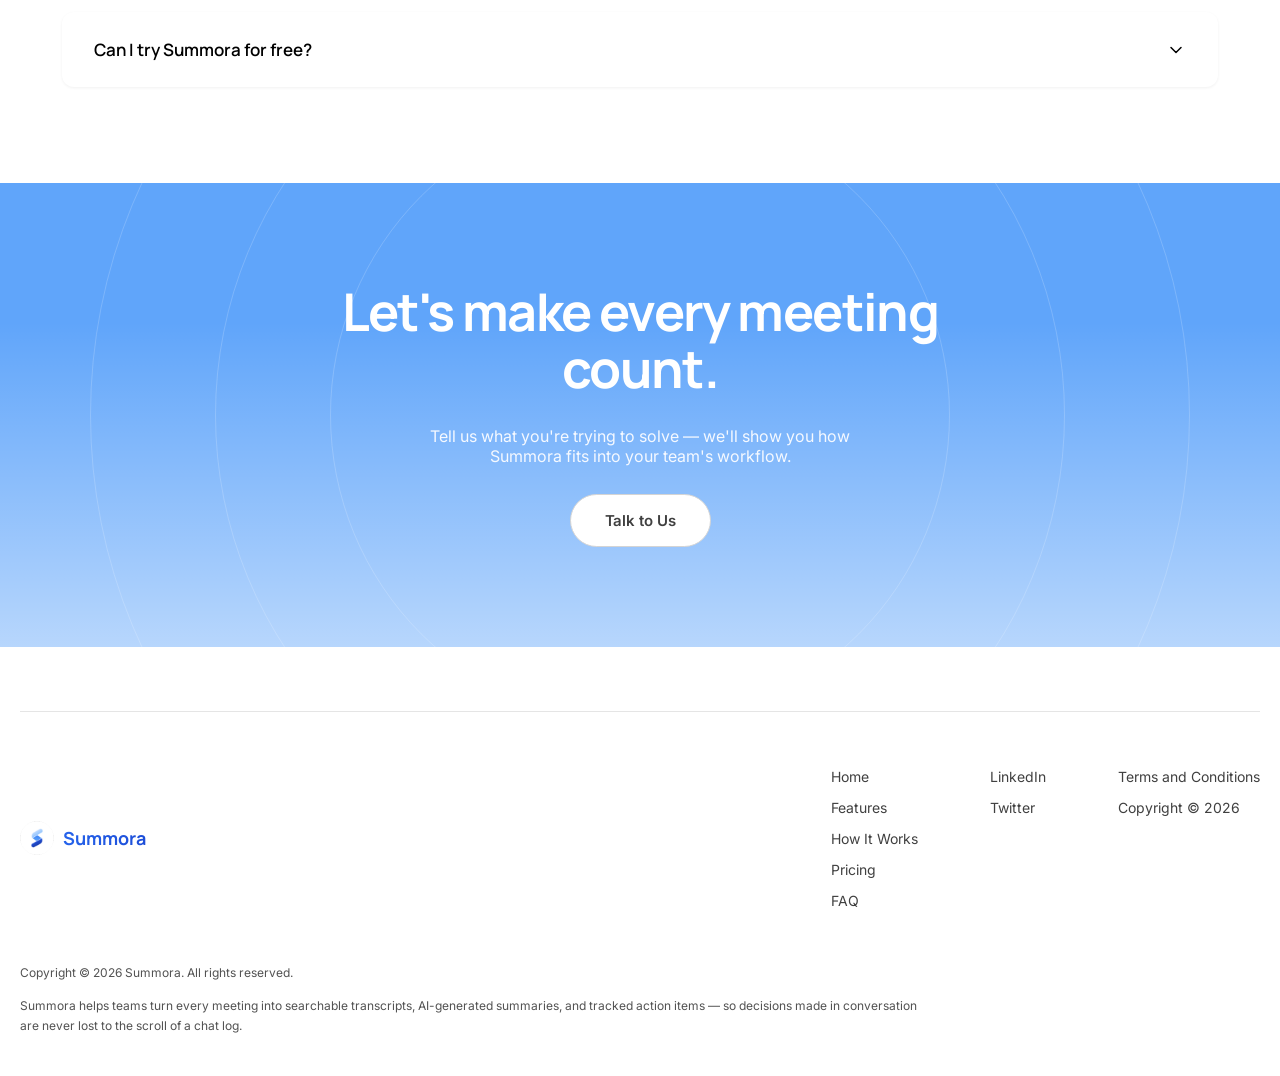
<file: summora-landing/summora-landing/index.html>
<!DOCTYPE html>
<html lang="en">
<head>
<meta charset="UTF-8">
<meta name="viewport" content="width=device-width, initial-scale=1.0">
<title>Summora — Every meeting, remembered</title>
<link rel="preconnect" href="https://fonts.googleapis.com">
<link rel="preconnect" href="https://fonts.gstatic.com" crossorigin>
<link href="https://fonts.googleapis.com/css2?family=Manrope:wght@500;600;700;800&family=Inter:wght@300;400;500;600;700&family=Rethink+Sans:wght@400;500;600&display=swap" rel="stylesheet">
<link rel="stylesheet" href="css/style.css">
</head>
<body>

<!-- ============ NAV ============ -->
<div class="nav-shell">
  <nav class="nav">
    <a class="brand" href="#top">
      <span class="brand-mark"><img src="assets/img/logo.png" alt="Summora logo"></span>
    </a>
    <div class="nav-links">
      <a href="#features">Features</a>
      <a href="#how-it-works">How It Works</a>
      <a href="#pricing">Pricing</a>
      <a href="#faq">FAQ</a>
    </div>
    <div class="nav-actions">
      <a class="signin" href="#">Sign In</a>
      <a class="btn btn-primary nav-cta" href="#pricing">Start Demo</a>
    </div>
    <button class="nav-toggle" aria-label="Menu"><span></span></button>
  </nav>
</div>

<!-- ============ HERO ============ -->
<header id="top" class="hero">
  <div class="hero-spacer"></div>
  <img class="cloud-real left" src="assets/img/hero-cloud-left.png" alt="">
  <img class="cloud-real right" src="assets/img/hero-cloud-right.png" alt="">
  <div class="hero-inner">
    <div class="hero-header">
      <h1><span class="part-inter">Meeting Notes</span> <span class="part-rethink">Made Effortless</span></h1>
      <p>Record, transcribe, and summarize meetings automatically. Stay aligned with<br>AI-generated notes, action items, and decisions in one organized workspace.</p>
      <div class="hero-actions">
        <a href="#" class="btn btn-white">Start Demo</a>
        <a href="#" class="btn btn-primary">See How It Works</a>
      </div>
    </div>
    <div class="hero-image">
      <img class="hero-cloud-overlay" src="assets/img/hero-cloud-overlay.png" alt="">
      <div class="hero-image-inner">
        <img class="hero-screenshot" src="assets/img/hero-screenshot.webp" alt="Summora meeting dashboard showing live transcript, participants, and notes">
            <div class="hero-bottom-fade"></div>
    </div>
    </div>
  </div>
  <img class="hero-bottom-blur2" src="assets/img/hero-bottom-blur.png" alt="">
  <div class="hero-bottom-white"></div>
  <img class="hero-bottom-cloud" src="assets/img/hero-bottom-cloud.png" alt="">
</header>

<!-- ============ PARTNERS ============ -->
<section class="partners" style="padding-top:64px;">
  <div class="marquee">
    <span>NORTHWIND</span><span>VERTEX&nbsp;LABS</span><span>ORBITAL</span><span>FIELDNOTE</span><span>BASECAMP&nbsp;CO</span><span>LUMEN</span><span>ARCHWAY</span><span>PILOT&nbsp;&amp;&nbsp;CO</span>
    <span>NORTHWIND</span><span>VERTEX&nbsp;LABS</span><span>ORBITAL</span><span>FIELDNOTE</span><span>BASECAMP&nbsp;CO</span><span>LUMEN</span><span>ARCHWAY</span><span>PILOT&nbsp;&amp;&nbsp;CO</span>
  </div>
</section>

<!-- ============ STATEMENT ============ -->
<section class="statement-frame">
  <p class="statement-text">Whether your meetings are running too long ⏱️, or important decisions get buried in endless discussions, Summora automatically captures key insights 📝 and helps your team stay aligned and take action faster.</p>
</section>

<!-- ============ FEATURES ============ -->
<section class="features" id="features">
  <div class="section-head reveal">
    <h2 class="nowrap-heading"><span class="ed-part1">Everything discussed.</span> <span class="ed-part2">Nothing forgotten.</span></h2>
    <p>Summora captures every conversation and transforms it into searchable insights, actionable tasks, and seamless team collaboration.</p>
  </div>
  <div class="feature-grid">

    <div class="feature-card reveal">
      <div class="feature-visual">
        <img src="assets/img/feature-visual-1.webp" alt="Smart summaries preview" style="width:100%;height:100%;object-fit:cover;">
      </div>
      <h3>Smart Summaries</h3>
      <p>Turn long discussions into clear, AI-powered summaries that highlight the most important decisions and outcomes.</p>
    </div>

    <div class="feature-card reveal">
      <div class="feature-visual">
        <img src="assets/img/feature-visual-2.jpg" alt="Team collaboration preview" style="width:100%;height:100%;object-fit:cover;">
      </div>
      <h3>Team Collaboration</h3>
      <p>Share notes, transcripts, and action items seamlessly to keep your entire team aligned.</p>
    </div>

    <div class="feature-card reveal">
      <div class="feature-visual">
        <img src="assets/img/feature-visual-3.jpg" alt="Action items preview" style="width:100%;height:100%;object-fit:cover;">
      </div>
      <h3>Action Items</h3>
      <p>Automatically extract tasks, assign ownership, and keep track of the next steps after every meeting.</p>
    </div>

    <div class="feature-card reveal">
      <div class="feature-visual">
        <img src="assets/img/feature-visual-4.jpg" alt="Accurate transcripts preview" style="width:100%;height:100%;object-fit:cover;">
      </div>
      <h3>Accurate Transcripts</h3>
      <p>Capture every conversation automatically with searchable transcripts you can access anytime.</p>
    </div>

  </div>
</section>

<!-- ============ INTEGRATIONS ORBIT ============ -->
<section class="integrations" id="how-it-works">
  <img class="integrations-cloud" src="assets/img/integrations-cloud.png" alt="">
  <img class="integrations-cloud-right" src="assets/img/integrations-cloud-right.webp" alt="">
  <div class="section-head reveal">
    <h2 class="nowrap-heading"><span class="int-part1">Seamlessly</span> <span class="int-part2">Integrate</span> <span class="int-part1">with your</span> <span class="int-part2">Existing Tools</span></h2>
    <p style="white-space:nowrap;">Summora connects with the tools your team already uses, so it fits right into the way you work.</p>
  </div>
  <div class="orbit-wrap orbit-wrap-img">
    <img src="assets/img/integrations-orbit.webp" alt="Summora integrations with Zoom, Gmail, Chrome, Notion, Google Calendar and more" style="width:100%;height:auto;display:block;">
  </div>
</section>

<!-- ============ STEPS ============ -->
<section class="steps" style="background:var(--gray-50);">
  <div class="section-head reveal">
    <h2 style="font-family:'Inter',sans-serif; font-weight:400;">How It <span style="font-family:'Rethink Sans',sans-serif; font-weight:600; color:#2563EB;">Works</span></h2>
    <p style="white-space:nowrap;">Get from raw conversation to organized outcomes without lifting a finger during the call.</p>
  </div>
  <div class="steps-grid">

    <div class="step-card reveal">
      <div class="step-visual">
        <img src="assets/img/step-visual-1.jpg" alt="Connect your calls preview" style="width:100%;height:100%;object-fit:cover;">
      </div>
      <span class="step-num">Step 01</span>
      <h3>Capture every conversation</h3>
      <p>Summora joins your calls and listens in on every voice, saving each session straight into your workspace.</p>
    </div>

    <div class="step-card reveal">
      <div class="step-visual">
<img src="assets/img/step-visual-2.jpg" alt="AI listens and organizes preview" style="width:100%;height:100%;object-fit:cover;">
      </div>
      <span class="step-num">Step 02</span>
      <h3>AI listens and organizes</h3>
      <p>Raw recordings are automatically transformed into a clean, structured document — summarized and organized by AI.</p>
    </div>

    <div class="step-card reveal">
      <div class="step-visual">
<img src="assets/img/step-visual-3.jpg" alt="Review and share preview" style="width:100%;height:100%;object-fit:cover;">
      </div>
      <span class="step-num">Step 03</span>
      <h3>Review and share</h3>
      <p>Send the finished summary to everyone on the call with one click, so the whole team stays aligned.</p>
    </div>

  </div>
</section>

<!-- ============ TESTIMONIAL ============ -->
<section class="testimonial">
  <img class="testimonial-world-bg" src="assets/img/testimonial-world-bg.webp" alt="">
  <div class="section-head" style="margin-bottom:56px;">
    <h2 class="nowrap-heading" style="font-family:'Inter',sans-serif; font-weight:400;">Loved by Teams That <span style="font-family:'Rethink Sans',sans-serif; font-weight:600; color:#2563EB;">Meet Smarter</span></h2>
    <p>See how teams save time, capture every detail, and stay aligned with AI-powered meeting notes from Summora</p>
  </div>
  <div class="testi-wrap">
    <div class="float-avatars">
      <div class="avatar-ph fa1" style="background-image:url(assets/img/avatar-float-1.jpg);background-size:115%;background-position:center;"></div>
      <div class="avatar-ph fa2" style="background-image:url(assets/img/avatar-malik-osei.jpg);background-size:115%;background-position:center;"></div>
      <div class="avatar-ph fa3" style="background-image:url(assets/img/avatar-priya-nair.jpg);background-size:115%;background-position:center;"></div>
      <div class="avatar-ph fa4" style="background-image:url(assets/img/avatar-float-4.jpg);background-size:115%;background-position:center;"></div>
      <div class="avatar-ph fa5" style="background-image:url(assets/img/avatar-float-5.jpg);background-size:115%;background-position:center;"></div>
      <div class="avatar-ph fa6" style="background-image:url(assets/img/avatar-float-6.jpg);background-size:115%;background-position:center;"></div>
    </div>
    <div class="avatar-ph testi-avatar" id="testiAvatar" style="background-image:url(assets/img/avatar-testimonial-default.jpg);background-size:115%;background-position:center;"></div>
    <p class="testi-quote" id="testiQuote"><span class="hl">Summora completely</span> changed how our team handles <span class="hl">meetings.</span> <span class="hl">We no longer spend hours writing notes</span>, and everyone leaves with <span class="hl">clear action items</span></p>
    <div class="testi-author" id="testiAuthor">
      <strong>Sarah Chen</strong>
      <span>Product Manager at TechFlow</span>
    </div>
    <div class="testi-nav">
      <button aria-label="Previous" onclick="shiftTestimonial(-1)"><svg viewBox="0 0 24 24" fill="none"><path d="M15 18l-6-6 6-6" stroke-width="2" stroke-linecap="round" stroke-linejoin="round"/></svg></button>
      <button aria-label="Next" onclick="shiftTestimonial(1)"><svg viewBox="0 0 24 24" fill="none"><path d="M9 6l6 6-6 6" stroke-width="2" stroke-linecap="round" stroke-linejoin="round"/></svg></button>
    </div>
  </div>
</section>

<!-- ============ PRICING ============ -->
<section class="pricing" id="pricing">
  <div class="section-head reveal">
    <h2>Simple, transparent pricing</h2>
    <p>Start free. Upgrade when your team needs more meetings, more integrations, and more control.</p>
  </div>
  <div class="pricing-grid">

    <div class="price-card reveal">
      <div class="price-top">
        <span class="plan-name">Free</span>
        <div class="price">$0 <small>/ month</small></div>
        <p class="price-desc">For individuals trying Summora out on a handful of calls.</p>
      </div>
      <ul class="price-feats">
        <li class="lbl">Includes</li>
        <li><svg viewBox="0 0 24 24" fill="none"><path d="M5 13l4 4L19 7" stroke-width="2" stroke-linecap="round" stroke-linejoin="round"/></svg>5 meetings / month</li>
        <li><svg viewBox="0 0 24 24" fill="none"><path d="M5 13l4 4L19 7" stroke-width="2" stroke-linecap="round" stroke-linejoin="round"/></svg>Basic transcripts</li>
        <li><svg viewBox="0 0 24 24" fill="none"><path d="M5 13l4 4L19 7" stroke-width="2" stroke-linecap="round" stroke-linejoin="round"/></svg>1 workspace member</li>
      </ul>
      <a href="#" class="btn btn-outline-dark price-btn">Get Started</a>
    </div>

    <div class="price-card popular reveal">
      <img class="popular-sparkle" src="assets/img/pricing-sparkle.webp" alt="">
      <div class="price-top">
        <div class="badge-row">
          <span class="plan-name" style="color:var(--ink); font-weight:600;">Team</span>
          <span class="most-popular">Most Popular</span>
        </div>
        <div class="price">$19 <small>/ month</small></div>
        <p class="price-desc">For growing teams who live in back-to-back meetings.</p>
      </div>
      <ul class="price-feats">
        <li class="lbl">Everything in Free, plus</li>
        <li><svg viewBox="0 0 24 24" fill="none"><path d="M5 13l4 4L19 7" stroke-width="2" stroke-linecap="round" stroke-linejoin="round"/></svg>Unlimited meetings</li>
        <li><svg viewBox="0 0 24 24" fill="none"><path d="M5 13l4 4L19 7" stroke-width="2" stroke-linecap="round" stroke-linejoin="round"/></svg>AI summaries &amp; action items</li>
        <li><svg viewBox="0 0 24 24" fill="none"><path d="M5 13l4 4L19 7" stroke-width="2" stroke-linecap="round" stroke-linejoin="round"/></svg>Shared team workspace</li>
        <li><svg viewBox="0 0 24 24" fill="none"><path d="M5 13l4 4L19 7" stroke-width="2" stroke-linecap="round" stroke-linejoin="round"/></svg>Zoom, Meet &amp; Teams sync</li>
      </ul>
      <a href="#" class="btn btn-primary price-btn">Start Free Trial</a>
    </div>

    <div class="price-card reveal">
      <div class="price-top">
        <span class="plan-name">Business</span>
        <div class="price">$49 <small>/ month</small></div>
        <p class="price-desc">For organizations that need security, controls, and scale.</p>
      </div>
      <ul class="price-feats">
        <li class="lbl">Everything in Team, plus</li>
        <li><svg viewBox="0 0 24 24" fill="none"><path d="M5 13l4 4L19 7" stroke-width="2" stroke-linecap="round" stroke-linejoin="round"/></svg>SSO &amp; admin controls</li>
        <li><svg viewBox="0 0 24 24" fill="none"><path d="M5 13l4 4L19 7" stroke-width="2" stroke-linecap="round" stroke-linejoin="round"/></svg>Custom retention policy</li>
        <li><svg viewBox="0 0 24 24" fill="none"><path d="M5 13l4 4L19 7" stroke-width="2" stroke-linecap="round" stroke-linejoin="round"/></svg>Dedicated support</li>
      </ul>
      <a href="#" class="btn btn-outline-dark price-btn">Contact Sales</a>
    </div>

  </div>
</section>

<!-- ============ FAQ ============ -->
<section class="faq" id="faq">
  <div class="section-head reveal">
    <h2>Frequently asked questions</h2>
    <p>Everything you need to know about Summora. Can't find the answer you're looking for? Our support team is here to help.</p>
  </div>
  <div class="faq-list" id="faqList">

    <div class="faq-item reveal">
      <button class="faq-q">How accurate are the AI transcripts?
        <svg viewBox="0 0 24 24" fill="none"><path d="M6 9l6 6 6-6" stroke-width="1.8" stroke-linecap="round" stroke-linejoin="round"/></svg>
      </button>
      <div class="faq-a"><p>Summora's transcription engine is tuned for real conversations — overlapping speakers, accents, and background noise included — and typically lands well above 95% accuracy on clear audio.</p></div>
    </div>

    <div class="faq-item reveal">
      <button class="faq-q">Can I share meeting notes with my team?
        <svg viewBox="0 0 24 24" fill="none"><path d="M6 9l6 6 6-6" stroke-width="1.8" stroke-linecap="round" stroke-linejoin="round"/></svg>
      </button>
      <div class="faq-a"><p>Yes. Every summary, transcript, and action item lives in a shared workspace, so anyone on your team can search past meetings or jump straight to a decision.</p></div>
    </div>

    <div class="faq-item reveal">
      <button class="faq-q">Are my meetings secure?
        <svg viewBox="0 0 24 24" fill="none"><path d="M6 9l6 6 6-6" stroke-width="1.8" stroke-linecap="round" stroke-linejoin="round"/></svg>
      </button>
      <div class="faq-a"><p>Recordings and transcripts are encrypted in transit and at rest, and Business plans include configurable retention policies and admin-level access controls.</p></div>
    </div>

    <div class="faq-item reveal">
      <button class="faq-q">Can I try Summora for free?
        <svg viewBox="0 0 24 24" fill="none"><path d="M6 9l6 6 6-6" stroke-width="1.8" stroke-linecap="round" stroke-linejoin="round"/></svg>
      </button>
      <div class="faq-a"><p>Absolutely — the Free plan covers 5 meetings a month with no credit card required, and you can upgrade anytime as your needs grow.</p></div>
    </div>

  </div>
</section>

<!-- ============ CTA ============ -->
<section class="cta">
  <div class="cta-ring cr1"></div>
  <div class="cta-ring cr2"></div>
  <div class="cta-ring cr3"></div>
  <div class="cta-fade"></div>
  <div class="cta-inner">
    <h2>Let's make every meeting count.</h2>
    <p>Tell us what you're trying to solve — we'll show you how Summora fits into your team's workflow.</p>
    <a href="#" class="btn btn-white" style="padding:16px 34px; font-weight:600;">Talk to Us</a>
  </div>
</section>

<!-- ============ FOOTER ============ -->
<footer>
  <div class="footer-top">
    <a class="brand" href="#top">
      <span class="brand-mark"><img src="assets/img/logo.png" alt="Summora logo"></span>
      <span class="brand-text">Summora</span>
    </a>
    <div class="footer-cols">
      <div class="footer-col">
        <a href="#top">Home</a>
        <a href="#features">Features</a>
        <a href="#how-it-works">How It Works</a>
        <a href="#pricing">Pricing</a>
        <a href="#faq">FAQ</a>
      </div>
      <div class="footer-col">
        <a href="#">LinkedIn</a>
        <a href="#">Twitter</a>
      </div>
      <div class="footer-col">
        <a href="#">Terms and Conditions</a>
        <span>Copyright © 2026</span>
      </div>
    </div>
  </div>
  <div class="footer-bottom">
    <span class="copy">Copyright © 2026 Summora. All rights reserved.</span>
    <p class="desc">Summora helps teams turn every meeting into searchable transcripts, AI-generated summaries, and tracked action items — so decisions made in conversation are never lost to the scroll of a chat log.</p>
  </div>
</footer>

<script src="js/main.js" defer></script>

</body>
</html>
</file>
<file: css/style.css>
/* =====================================================================
     SUMMORA LANDING PAGE — STYLESHEET CONTENTS
     1.  Design tokens (:root)
     2.  Reset & base elements
     3.  Placeholder blocks & buttons
     4.  Nav
     5.  Hero
     6.  Partner marquee
     7.  Statement frame (scroll word-reveal)
     8.  Section shells (shared heading layout)
     9.  Feature grid + mini illustrations
     10. Integrations orbit
     11. Steps
     12. Testimonial
     13. Pricing
     14. FAQ
     15. CTA
     16. Footer
     17. Scroll reveal + hover animations
     18. Responsive breakpoints
     ===================================================================== */

  /* ---------- 1. Design tokens ---------- */
  :root{
    --blue-700:#1D4ED8;
    --blue-600:#2563EB;
    --blue-500:#3B82F6;
    --blue-400:#60A5FA;
    --blue-200:#93C5FD;
    --blue-100:#DBEAFE;
    --blue-50:#EFF6FF;
    --ink:#0A0A0A;
    --gray-700:#404040;
    --gray-600:#525252;
    --gray-500:#737373;
    --gray-400:#A3A3A3;
    --gray-300:#D4D4D4;
    --gray-200:#E5E5E5;
    --gray-100:#F5F5F5;
    --gray-50:#FAFAFA;
    --white:#FFFFFF;
    --font-display:'Manrope',sans-serif;
    --font-body:'Inter',sans-serif;
    --radius-lg:24px;
    --radius-md:16px;
    --radius-sm:12px;
    --container:1156px;
  }

  /* ---------- 2. Reset & base elements ---------- */
  *{box-sizing:border-box; margin:0; padding:0;}
  html{scroll-behavior:smooth;}
  body{
    font-family:var(--font-body);
    color:var(--ink);
    background:var(--white);
    -webkit-font-smoothing:antialiased;
    overflow-x:hidden;
  }
  img{max-width:100%; display:block;}
  a{color:inherit; text-decoration:none;}
  button{font-family:inherit; cursor:pointer; border:none; background:none;}
  ul{list-style:none;}
  .wrap{max-width:var(--container); margin:0 auto; padding:0 24px;}

  @media (prefers-reduced-motion: reduce){
    *{animation-duration:0.01ms !important; animation-iteration-count:1 !important; transition-duration:0.01ms !important;}
  }

  /* ---------- 3. Placeholder blocks (leave blank for real media) ---------- */
  .ph{
    background:linear-gradient(155deg,#F5F5F5 0%,#FAFAFA 100%);
    border:1px solid var(--gray-200);
    position:relative;
    overflow:hidden;
  }
  .ph.blue{background:linear-gradient(155deg,var(--blue-100) 0%,#F5F9FF 100%); border-color:var(--blue-100);}
  .avatar-ph{
    border-radius:50%;
    background:linear-gradient(155deg,#EDEDED 0%,#F7F7F7 100%);
    border:2px solid var(--white);
    box-shadow:0 0 0 1px var(--gray-200);
    flex-shrink:0;
  }

  /* ---------- 3b. Buttons ---------- */
  .btn{
    display:inline-flex; align-items:center; justify-content:center; gap:8px;
    padding:14px 28px; border-radius:80px; font-weight:500; font-size:15px;
    letter-spacing:-0.1px; white-space:nowrap; transition:transform .18s ease, box-shadow .18s ease, opacity .18s ease;
  }
  .btn:active{transform:scale(0.97);}
  .btn-primary{
    background:linear-gradient(90deg,var(--blue-600) 0%, var(--blue-500) 100%);
    color:var(--white);
    box-shadow:inset 0 4px 4px rgba(255,255,255,.25), 0 8px 20px -6px rgba(37,99,235,.55);
    border:1px solid var(--blue-100);
  }
  .btn-primary:hover{box-shadow:inset 0 4px 4px rgba(255,255,255,.3), 0 10px 26px -6px rgba(37,99,235,.7);}
  .btn-ghost-light{
    background:rgba(255,255,255,.16);
    border:1px solid rgba(255,255,255,.5);
    color:var(--white);
    backdrop-filter:blur(6px);
  }
  .btn-ghost-light:hover{background:rgba(255,255,255,.28);}
  .btn-white{
    background:var(--white); color:var(--gray-700); border:1px solid var(--gray-300);
  }
  .btn-white:hover{border-color:var(--gray-400);}
  .btn-outline-dark{
    background:var(--gray-100); border:1px solid var(--gray-200); color:var(--gray-400); font-weight:600; font-size:13px;
  }

  /* ---------- 4. Nav ---------- */
  .nav-shell{
    position:sticky; top:16px; z-index:100;
    display:flex; justify-content:center;
    padding:0 20px;
  }
  .nav{
    width:100%; max-width:637px; height:63px;
    display:flex; flex-direction:row; align-items:center; justify-content:space-between;
    gap:22px;
    background:#FFFFFF;
    border-radius:40px;
    padding:8px 16px;
    box-shadow:0 8px 30px -12px rgba(15,23,42,.25);
  }
  .brand{display:flex; align-items:center; gap:9px; font-family:var(--font-display); font-weight:700; font-size:18px;}
  .brand-mark{
    width:34px; height:34px; border-radius:50%; flex-shrink:0;
    overflow:hidden;
    display:flex; align-items:center; justify-content:center;
  }
  .brand-mark img{width:100%; height:100%; object-fit:cover;}
  .brand-text{background:linear-gradient(90deg,var(--blue-600), var(--blue-700)); -webkit-background-clip:text; background-clip:text; color:transparent;}
  .nav-menu{display:contents;}
  .nav-links{display:flex; align-items:center; gap:26px;}
  .nav-links a{font-size:14px; font-weight:500; color:var(--gray-600); transition:color .15s ease;}
  .nav-links a:hover{color:var(--ink);}
  .nav-actions{display:flex; align-items:center; gap:14px;}
  .nav-actions .signin{font-size:14px; font-weight:500; color:var(--ink);}
  .nav-cta{
    padding:9px 20px; font-size:13px;
    background:#2563EB; box-shadow:none; border:none;
  }
  .nav-toggle{display:none; width:38px; height:38px; align-items:center; justify-content:center; border-radius:10px;}
  .nav-toggle span, .nav-toggle span::before, .nav-toggle span::after{
    content:''; display:block; width:18px; height:2px; background:var(--ink); position:relative; transition:.2s;
  }
  .nav-toggle span::before{position:absolute; top:-6px;}
  .nav-toggle span::after{position:absolute; top:6px;}

  /* ---------- 5. Hero ---------- */
  .hero{
    position:relative;
    background:linear-gradient(180deg,#60A5FA 0%, #9EC8FC 50%, #DBEAFE 100%);
    padding:0 20px 48px;
    margin-top:-72px;
    overflow:hidden;
  }
  .hero-spacer{height:72px;}
  .cloud{position:absolute; border-radius:50%; filter:blur(30px); pointer-events:none;}
  .cloud-real{position:absolute; pointer-events:none; z-index:1;}
  .cloud-real.left{width:480px; height:auto; left:-140px; top:210px; opacity:.95;}
  @media (max-width:700px){ .cloud-real.left{width:320px; top:260px; left:-120px;} }
  .cloud-real.right{width:420px; height:auto; right:-140px; top:180px; opacity:.95;}
  @media (max-width:700px){ .cloud-real.right{width:280px; top:220px; right:-100px;} }
  .cloud.c3{width:420px; height:150px; left:10%; bottom:-40px; background:#fff; filter:blur(40px); opacity:.85;}
  .cloud.c4{width:420px; height:150px; right:10%; bottom:-60px; background:#fff; filter:blur(40px); opacity:.85;}

  .hero-inner{max-width:var(--container); margin:0 auto; padding-top:64px; position:relative; z-index:2;}
  .hero-header{display:flex; flex-direction:column; align-items:center; text-align:center; gap:28px;}
  .hero-header h1{
    font-weight:600; font-size:clamp(24px,4.6vw,64px); line-height:1.1;
    letter-spacing:-1.6px; color:var(--white); max-width:1000px;
    white-space:nowrap;
    text-shadow:0 2px 24px rgba(29,78,216,.25);
  }
  .hero-header h1 .part-inter{
    font-family:'Inter', sans-serif; font-weight:600;
  }
  .hero-header h1 .part-rethink{
    font-family:'Rethink Sans', sans-serif; font-weight:400;
  }
  .hero-header p{
    font-size:clamp(15px,4vw,21px); line-height:1.5; color:#F5F9FF; max-width:820px; font-weight:400;
  }
  .hero-actions{display:flex; gap:16px; flex-wrap:wrap; justify-content:center;}

  .hero-image{
    margin:56px auto 0; max-width:900px; position:relative; z-index:2;
  }
  .hero-image-inner{
    border-radius:16px; aspect-ratio:1600/843; width:100%;
    box-shadow:0 40px 70px -25px rgba(29,78,216,.45), 0 14px 34px -12px rgba(0,0,0,.18);
    display:flex; align-items:center; justify-content:center; flex-direction:column; gap:14px;
    color:var(--gray-400); position:relative; overflow:hidden;
  }
  .hero-screenshot{
    width:100%; height:100%; object-fit:cover; object-position:top center;
  }
  .hero-cloud-overlay{
    display:none;
  }
  .hero-bottom-fade{
    display:none;
  }
  .hero-bottom-blur2{
    position:absolute; left:0; bottom:-10px; width:100%; height:70px;
    z-index:2; pointer-events:none;
  }
  .hero-bottom-white{
    position:absolute; left:0; right:0; bottom:-1px; height:110px;
    background:linear-gradient(180deg, rgba(255,255,255,0) 0%, rgba(255,255,255,.85) 55%, #FFFFFF 85%);
    z-index:2; pointer-events:none;
  }
  .hero-bottom-cloud{
    position:absolute; left:50%; bottom:-10px; width:105%; height:90px;
    transform:translateX(-50%);
    z-index:3; pointer-events:none;
  }
  .mock-bars{display:flex; align-items:flex-end; gap:5px; height:46px;}
  .mock-bars span{width:5px; border-radius:3px; background:linear-gradient(180deg,var(--blue-400),var(--blue-600)); opacity:.55; animation:bar 2.4s ease-in-out infinite;}
  .mock-bars span:nth-child(odd){animation-delay:.2s;}
  @keyframes bar{0%,100%{height:30%;} 50%{height:100%;}}

  /* ---------- 6. Partner marquee ---------- */
  .partners{padding:56px 0; overflow:hidden; background:var(--white);}
  .partners-label{text-align:center; font-size:13px; letter-spacing:.4px; color:var(--gray-400); margin-bottom:28px; text-transform:uppercase; font-weight:600;}
  .marquee{display:flex; width:max-content; gap:64px; animation:scroll 28s linear infinite;}
  .marquee span{font-family:var(--font-display); font-weight:700; font-size:22px; color:var(--gray-300); white-space:nowrap; letter-spacing:.5px;}
  @keyframes scroll{from{transform:translateX(0);} to{transform:translateX(-50%);}}

  /* ---------- 7. Statement frame (scroll word-reveal) ---------- */
  .statement-frame{
    display:flex; justify-content:center; align-items:center;
    padding:140px 20px;
  }
  .statement-text{
    max-width:1198px;
    font-family:var(--font-body);
    font-style:normal;
    font-weight:500;
    font-size:clamp(22px,3.4vw,40px);
    line-height:1.65;
    text-align:justify;
    letter-spacing:-2px;
  }
  .statement-text .word{
    color:var(--gray-400);
    transition:color .25s ease;
  }
  .statement-text .word.revealed{
    color:var(--ink);
  }
  .statement-text .emoji{
    /* left untouched: no color override, keeps native emoji colors regardless of scroll */
  }

  /* ---------- 8. Section shells (shared heading layout) ---------- */
  section{padding:96px 20px;}
  .section-head{max-width:680px; margin:0 auto 56px; text-align:center; display:flex; flex-direction:column; gap:16px; align-items:center;}
  .eyebrow{font-size:13px; font-weight:600; color:var(--blue-600); letter-spacing:.6px; text-transform:uppercase;}
  .section-head h2{font-family:var(--font-display); font-weight:700; font-size:clamp(22px,4vw,42px); letter-spacing:-1.2px; line-height:1.15;}
  @media (min-width:701px){
    .section-head h2.nowrap-heading{white-space:nowrap;}
  }
  .ed-part1{font-family:'Inter', sans-serif; font-weight:400; color:var(--ink);}
  .ed-part2{font-family:'Rethink Sans', sans-serif; font-weight:600; color:var(--blue-600);}
  .int-part1{font-family:'Inter', sans-serif; font-weight:400; color:var(--ink);}
  .int-part2{font-family:'Rethink Sans', sans-serif; font-weight:600; color:var(--blue-600);}
  .section-head p{color:var(--gray-500); font-size:17px; line-height:1.55; font-weight:400;}

  /* ---------- 9. Feature grid + mini illustrations ---------- */
  .features{background:var(--gray-50);}
  .feature-grid{max-width:var(--container); margin:0 auto; display:grid; grid-template-columns:1fr 1fr; gap:24px;}
  .feature-card{
    background:var(--white); border-radius:var(--radius-md); box-shadow:0 1px 3px rgba(0,0,0,.06);
    padding:24px; display:flex; flex-direction:column; gap:24px;
  }
  .feature-visual{
    border-radius:10px; height:230px;
    background:linear-gradient(180deg,var(--gray-100) 0%, var(--gray-50) 100%);
    position:relative; overflow:hidden; display:flex; align-items:center; justify-content:center;
  }
  .feature-card h3{font-family:var(--font-display); font-weight:700; font-size:22px; letter-spacing:-.3px;}
  .feature-card p{color:var(--gray-600); font-size:15px; line-height:1.55;}

  /* mini illustrations */
  .bubble{position:absolute; background:var(--white); border:1px solid var(--gray-100); border-radius:40px; padding:7px 16px; font-size:11px; color:var(--gray-600); box-shadow:0 2px 8px rgba(0,0,0,.04); white-space:nowrap;}
  .b1{top:22%; left:8%;} .b2{top:44%; right:6%;} .b3{bottom:20%; left:16%;} .b4{bottom:34%; right:20%; opacity:.55;} .b5{top:8%; right:28%; opacity:.5;}

  .orbit-dots{position:relative; width:150px; height:150px;}
  .orbit-dots .node{
    position:absolute; width:44px; height:44px; border-radius:50%; background:var(--white);
    box-shadow:0 0 0 1px var(--gray-200), 0 6px 14px rgba(37,99,235,.15);
    display:flex; align-items:center; justify-content:center;
  }
  .orbit-dots .node svg{width:20px; height:20px; stroke:var(--blue-600);}
  .orbit-dots .n1{top:0; left:50px;} .orbit-dots .n2{top:52px; left:0;} .orbit-dots .n3{top:52px; right:0;} .orbit-dots .n4{bottom:0; left:50px;}
  .orbit-line{position:absolute; inset:0; border:1px dashed var(--blue-200); border-radius:50%; margin:20px;}

  .checklist-mock{width:220px; display:flex; flex-direction:column; gap:10px;}
  .checklist-mock .row{display:flex; align-items:center; gap:10px; background:var(--white); border:1px solid var(--gray-100); border-radius:8px; padding:10px 12px;}
  .checklist-mock .row .box{width:16px; height:16px; border-radius:4px; border:1.5px solid var(--gray-300); flex-shrink:0;}
  .checklist-mock .row.done .box{background:var(--blue-600); border-color:var(--blue-600); position:relative;}
  .checklist-mock .row.done .box::after{content:''; position:absolute; left:4px; top:1px; width:4px; height:8px; border:solid white; border-width:0 1.5px 1.5px 0; transform:rotate(45deg);}
  .checklist-mock .row .line{height:8px; border-radius:4px; background:var(--gray-200); flex:1;}
  .checklist-mock .row.done .line{background:var(--blue-100);}

  .wave-mock{display:flex; align-items:center; gap:4px;}
  .wave-mock span{width:4px; border-radius:3px; background:var(--blue-500); animation:wv 1.6s ease-in-out infinite;}
  @keyframes wv{0%,100%{height:10px;} 50%{height:38px;}}

  /* ---------- 10. Integrations orbit ---------- */
  .integrations{background:var(--white); position:relative; overflow:hidden;}
  .integrations-cloud{
    position:absolute; left:-60px; top:10%; width:380px; height:auto;
    pointer-events:none; z-index:10; opacity:.9;
  }
  .integrations-cloud-right{
    position:absolute; right:-80px; top:5%; width:420px; height:auto;
    pointer-events:none; z-index:10; opacity:.9;
  }
  @media (max-width:900px){
    .integrations-cloud{width:220px; left:-80px;}
    .integrations-cloud-right{width:240px; right:-90px;}
  }
  .orbit-wrap{
    max-width:var(--container); margin:0 auto;
    display:flex; align-items:center; justify-content:center;
    position:relative; overflow:hidden;
  }
  .orbit-wrap-img{
    padding:0;
  }
  .orbit-wrap-img img{display:block;}
  .ring{position:absolute; border:2px dashed rgba(37,99,235,.35); border-radius:50%;}
  .ring.r1{width:280px; height:280px; animation:spin 60s linear infinite;}
  .ring.r2{width:440px; height:440px; animation:spin 90s linear infinite reverse;}
  @keyframes spin{from{transform:rotate(0deg);} to{transform:rotate(360deg);}}

  /* ---------- 9b. Feature-card hover + orbit icon mockups ---------- */
  .feature-visual img, .step-visual img{transition:transform .5s ease;}
  .feature-card:hover .feature-visual img, .step-card:hover .step-visual img{transform:scale(1.04);}
  .orbit-center{
    position:relative; z-index:3; width:88px; height:88px; border-radius:50%;
    background:linear-gradient(145deg,var(--blue-400), var(--blue-700));
    box-shadow:inset 0 4px 6px rgba(255,255,255,.5), 0 12px 30px rgba(29,78,216,.4);
    display:flex; align-items:center; justify-content:center;
  }
  .orbit-center svg{width:38px; height:38px; stroke:white;}
  .orbit-icon{
    position:absolute; width:64px; height:64px; border-radius:50%; background:var(--white); z-index:4;
    box-shadow:0 6px 18px rgba(15,23,42,.12);
    display:flex; align-items:center; justify-content:center;
  }
  .orbit-icon svg{width:26px; height:26px; stroke:var(--blue-600);}
  .oi-1{top:8%; left:50%; transform:translateX(-50%);}
  .oi-2{top:30%; left:6%;}
  .oi-3{top:30%; right:6%;}
  .oi-4{bottom:12%; left:16%;}
  .oi-5{bottom:12%; right:16%;}

  /* ---------- 11. Steps ---------- */
  .steps-grid{max-width:var(--container); margin:0 auto; display:grid; grid-template-columns:repeat(3,1fr); gap:24px;}
  .step-card{background:var(--white); border-radius:var(--radius-sm); box-shadow:0 1px 3px rgba(0,0,0,.06); padding:20px; display:flex; flex-direction:column; gap:20px;}
  .step-visual{height:170px; border-radius:8px; background:linear-gradient(180deg,var(--gray-100),var(--gray-50)); display:flex; align-items:center; justify-content:center; position:relative; overflow:hidden;}
  .step-num{color:var(--blue-600); font-weight:600; font-size:15px;}
  .step-card h3{font-family:var(--font-display); font-weight:700; font-size:21px; letter-spacing:-.2px;}
  .step-card p{color:var(--gray-600); font-size:14.5px; line-height:1.55;}

  .avatars-row{display:flex;}
  .avatars-row .avatar-ph{width:38px; height:38px; margin-left:-10px;}
  .avatars-row .avatar-ph:first-child{margin-left:0;}
  .file-icon{width:70px; height:82px; border-radius:8px; background:var(--white); border:1px solid var(--gray-200); position:relative; box-shadow:0 4px 10px rgba(0,0,0,.05);}
  .file-icon span{position:absolute; left:12px; right:12px; height:5px; border-radius:3px; background:var(--gray-200);}
  .file-icon .l1{top:16px;} .file-icon .l2{top:28px; right:24px;} .file-icon .l3{top:40px;} .file-icon .l4{top:52px; right:30px;}
  .chip-badge{position:absolute; bottom:12px; right:12px; width:26px; height:26px; border-radius:8px; background:linear-gradient(180deg,var(--blue-500),var(--blue-600)); display:flex; align-items:center; justify-content:center;}
  .chip-badge svg{width:14px; height:14px; stroke:white;}

  /* ---------- 12. Testimonial ---------- */
  .testimonial{background:#FFFFFF; text-align:center; position:relative; overflow:hidden;}
  .testimonial-world-bg{
    position:absolute; top:50%; left:50%; transform:translate(-50%,-50%);
    width:60%; max-width:800px; height:auto;
    z-index:0; pointer-events:none; opacity:.9;
  }
  .testi-wrap{max-width:900px; margin:0 auto; display:flex; flex-direction:column; align-items:center; gap:40px; position:relative; z-index:1;}
  .testi-avatar{width:96px; height:96px; border-width:5px;}
  .testi-quote{font-family:var(--font-display); font-weight:400; font-size:clamp(22px,3.4vw,32px); line-height:1.5; letter-spacing:-.6px; color:var(--gray-400);}
  .testi-quote .hl{color:var(--ink); font-weight:700;}
  .testi-author strong{display:block; font-size:17px; font-weight:600;}
  .testi-author span{display:block; font-size:14px; color:var(--gray-500); margin-top:2px;}
  .float-avatars .avatar-ph{position:absolute; width:60px; height:60px; opacity:.9;}
  .fa1{top:6%; left:2%;} .fa2{top:2%; right:4%;} .fa3{bottom:8%; left:9%;} .fa4{bottom:4%; right:2%; width:48px; height:48px;}
  .fa5{top:40%; left:-11%; width:54px; height:54px;} .fa6{top:44%; right:-12%; width:54px; height:54px;}
  .testi-nav{display:flex; gap:14px;}
  .testi-nav button{width:48px; height:48px; border-radius:10px; background:var(--gray-100); border:1px solid var(--gray-200); display:flex; align-items:center; justify-content:center; transition:.15s;}
  .testi-nav button:hover{background:var(--gray-200);}
  .testi-nav svg{width:18px; height:18px; stroke:var(--gray-600);}

  /* ---------- 13. Pricing ---------- */
  .pricing{background:var(--blue-50);}
  .pricing-grid{max-width:var(--container); margin:0 auto; display:grid; grid-template-columns:repeat(3,1fr); gap:24px; align-items:center;}
  .price-card{
    background:var(--white); border-radius:var(--radius-lg); border:1px solid var(--gray-100);
    padding:32px 28px; display:flex; flex-direction:column; gap:24px;
  }
  .price-card.popular{
    position:relative; padding-top:64px; padding-bottom:76px;
    margin-top:-28px; margin-bottom:-56px;
    overflow:hidden;
  }
  .price-card.popular::before{
    display:none;
  }
  .price-card.popular .popular-sparkle{
    position:absolute; top:0; right:0; width:200px; height:auto;
    pointer-events:none; z-index:0;
  }
  .price-top{display:flex; flex-direction:column; gap:10px; padding-bottom:20px; border-bottom:1px solid var(--gray-200); position:relative; z-index:1;}
  .badge-row{display:flex; align-items:center; gap:10px;}
  .plan-name{font-size:15px; color:var(--gray-500); font-weight:500;}
  .most-popular{font-size:11px; font-weight:700; color:var(--blue-600); background:var(--blue-100); border:1px solid var(--blue-600); padding:3px 10px; border-radius:40px;}
  .price{font-family:var(--font-display); font-weight:800; font-size:38px; letter-spacing:-1px; display:flex; align-items:flex-end; gap:6px;}
  .price small{font-size:14px; color:var(--gray-500); font-weight:500;}
  .price-desc{font-size:13px; color:var(--gray-600);}
  .price-feats{display:flex; flex-direction:column; gap:10px;}
  .price-feats .lbl{font-size:12px; color:var(--gray-500); margin-bottom:2px;}
  .price-feats li{display:flex; align-items:center; gap:10px; font-size:14px; color:var(--gray-600);}
  .price-feats li svg{width:16px; height:16px; stroke:var(--blue-600); flex-shrink:0;}
  .price-btn{width:100%; padding:13px; border-radius:10px; font-weight:600; font-size:14px; text-align:center;}

  /* ---------- 14. FAQ ---------- */
  .faq-list{max-width:var(--container); margin:0 auto; display:flex; flex-direction:column; gap:16px;}
  .faq-item{background:var(--white); border-radius:var(--radius-sm); box-shadow:0 1px 3px rgba(0,0,0,.06); overflow:hidden;}
  .faq-item.featured{background:linear-gradient(90deg,var(--blue-500), var(--blue-400)); color:var(--white);}
  .faq-q{width:100%; display:flex; align-items:center; justify-content:space-between; padding:26px 32px; font-family:var(--font-display); font-weight:600; font-size:17px; text-align:left; gap:20px;}
  .faq-item.featured .faq-q{color:var(--white); cursor:default;}
  .faq-q svg{width:20px; height:20px; stroke:currentColor; flex-shrink:0; transition:transform .25s ease;}
  .faq-item.open .faq-q svg{transform:rotate(180deg);}
  .faq-item:not(.featured).open{
    background:linear-gradient(90deg,var(--blue-600), var(--blue-500));
    transition:background .3s ease;
  }
  .faq-item:not(.featured).open .faq-q{color:var(--white);}
  .faq-item:not(.featured).open .faq-q svg{stroke:var(--white);}
  .faq-item:not(.featured).open .faq-a p{color:rgba(255,255,255,.9);}
  .faq-a{max-height:0; overflow:hidden; transition:max-height .3s ease;}
  .faq-a p{padding:0 32px 26px; color:var(--gray-600); font-size:15px; line-height:1.6;}

  /* ---------- 15. CTA ---------- */
  .cta{
    position:relative; background:var(--blue-400); padding:100px 20px; text-align:center; overflow:hidden;
  }
  .cta-ring{position:absolute; border:1px solid rgba(255,255,255,.18); border-radius:50%; left:50%; top:50%;}
  .cr1{width:1100px; height:1100px; margin:-550px 0 0 -550px;}
  .cr2{width:850px; height:850px; margin:-425px 0 0 -425px;}
  .cr3{width:620px; height:620px; margin:-310px 0 0 -310px;}
  .cta-fade{position:absolute; inset:0; background:linear-gradient(180deg, rgba(255,255,255,0) 30%, rgba(255,255,255,.55) 100%);}
  .cta-inner{position:relative; z-index:2; max-width:640px; margin:0 auto; display:flex; flex-direction:column; gap:28px; align-items:center;}
  .cta-inner h2{font-family:var(--font-display); font-weight:700; font-size:clamp(30px,5vw,52px); letter-spacing:-1.6px; color:var(--white); line-height:1.1;}
  .cta-inner p{color:#F5F9FF; font-size:16px; max-width:420px;}

  /* ---------- 16. Footer ---------- */
  footer{background:var(--white); padding:64px 20px 40px;}
  .footer-top{max-width:1280px; margin:0 auto; border-top:1px solid var(--gray-200); padding-top:56px; display:flex; justify-content:space-between; flex-wrap:wrap; gap:48px;}
  .footer-cols{display:flex; gap:72px; flex-wrap:wrap;}
  .footer-col{display:flex; flex-direction:column; gap:14px;}
  .footer-col a, .footer-col span{font-size:14px; color:var(--gray-700);}
  .footer-bottom{max-width:1280px; margin:56px auto 0; display:flex; flex-direction:column; gap:16px;}
  .footer-bottom .copy{font-size:12px; color:var(--gray-600);}
  .footer-bottom .desc{font-size:12px; color:var(--gray-600); line-height:1.7; max-width:900px;}

  /* ---------- 17. Scroll reveal + hover animations ---------- */
  .reveal{opacity:0; transform:translateY(28px); transition:opacity .7s cubic-bezier(.2,.7,.3,1), transform .7s cubic-bezier(.2,.7,.3,1);}
  .reveal.visible{opacity:1; transform:translateY(0);}
  .reveal-stagger.visible{transition-delay:var(--reveal-delay, 0ms);}

  .feature-card, .step-card, .price-card, .faq-item{
    transition:transform .35s ease, box-shadow .35s ease;
  }
  .feature-card:hover, .step-card:hover{
    transform:translateY(-8px);
    box-shadow:0 20px 40px -18px rgba(37,99,235,.28);
  }
  .price-card:hover{
    transform:translateY(-6px);
    box-shadow:0 18px 36px -16px rgba(37,99,235,.25);
  }
  .faq-item:not(.featured):hover{
    transform:translateX(4px);
    box-shadow:0 10px 24px -12px rgba(37,99,235,.2);
  }
  .btn{transition:transform .18s ease, box-shadow .18s ease, opacity .18s ease, filter .18s ease;}
  .btn:hover{transform:translateY(-2px); filter:brightness(1.04);}
  .nav-links a{position:relative;}
  .nav-links a::after{
    content:''; position:absolute; left:0; bottom:-4px; width:0; height:2px;
    background:var(--blue-600); transition:width .25s ease;
  }
  .nav-links a:hover::after{width:100%;}
  .price-card.popular .popular-sparkle{animation:sparkle-float 5s ease-in-out infinite;}
  @keyframes sparkle-float{0%,100%{transform:translateY(0);} 50%{transform:translateY(-8px);}}
  .avatar-ph, .testi-avatar{transition:transform .3s ease;}
  .float-avatars .avatar-ph{animation:avatar-bob 6s ease-in-out infinite;}
  .float-avatars .fa1{animation-delay:0s;}
  .float-avatars .fa5{animation-delay:0.8s;}
  .float-avatars .fa6{animation-delay:2s;}
  .float-avatars .fa2{animation-delay:1.2s;}
  .float-avatars .fa3{animation-delay:2.4s;}
  .float-avatars .fa4{animation-delay:3.6s;}
  @keyframes avatar-bob{0%,100%{transform:translateY(0);} 50%{transform:translateY(-10px);}}
  @media (prefers-reduced-motion: reduce){
    .reveal{opacity:1 !important; transform:none !important; transition:none !important;}
    .price-card.popular .popular-sparkle, .float-avatars .avatar-ph{animation:none !important;}
  }

  /* ---------- 18. Responsive breakpoints ---------- */
  @media (max-width:900px){
    .nav-menu{
      display:none;
      position:absolute; top:64px; left:20px; right:20px;
      background:#fff; flex-direction:column; align-items:stretch; gap:20px;
      padding:20px; border-radius:16px; box-shadow:0 12px 30px rgba(0,0,0,.12);
    }
    .nav-menu.open{display:flex;}
    .nav-links{flex-direction:column; align-items:flex-start; gap:16px;}
    .nav-actions{flex-direction:column; align-items:stretch; gap:12px;}
    .nav-actions .signin{text-align:center; padding:8px 0;}
    .nav-actions .nav-cta{width:100%;}
    .nav-toggle{display:flex;}
    .feature-grid, .steps-grid, .pricing-grid{grid-template-columns:1fr;}
    .price-card.popular{margin-top:0; margin-bottom:0;}
    section{padding:72px 20px;}
    .orbit-wrap{min-height:340px;}
    .footer-cols{gap:40px;}
  }
  @media (max-width:520px){
    .hero-actions{flex-direction:column; width:100%;}
    .hero-actions .btn{width:100%;}
    .footer-top{flex-direction:column;}
  }
</file>
<file: summora-landing/summora-landing/css/style.css>
/* =====================================================================
     SUMMORA LANDING PAGE — STYLESHEET CONTENTS
     1.  Design tokens (:root)
     2.  Reset & base elements
     3.  Placeholder blocks & buttons
     4.  Nav
     5.  Hero
     6.  Partner marquee
     7.  Statement frame (scroll word-reveal)
     8.  Section shells (shared heading layout)
     9.  Feature grid + mini illustrations
     10. Integrations orbit
     11. Steps
     12. Testimonial
     13. Pricing
     14. FAQ
     15. CTA
     16. Footer
     17. Scroll reveal + hover animations
     18. Responsive breakpoints
     ===================================================================== */

  /* ---------- 1. Design tokens ---------- */
  :root{
    --blue-700:#1D4ED8;
    --blue-600:#2563EB;
    --blue-500:#3B82F6;
    --blue-400:#60A5FA;
    --blue-200:#93C5FD;
    --blue-100:#DBEAFE;
    --blue-50:#EFF6FF;
    --ink:#0A0A0A;
    --gray-700:#404040;
    --gray-600:#525252;
    --gray-500:#737373;
    --gray-400:#A3A3A3;
    --gray-300:#D4D4D4;
    --gray-200:#E5E5E5;
    --gray-100:#F5F5F5;
    --gray-50:#FAFAFA;
    --white:#FFFFFF;
    --font-display:'Manrope',sans-serif;
    --font-body:'Inter',sans-serif;
    --radius-lg:24px;
    --radius-md:16px;
    --radius-sm:12px;
    --container:1156px;
  }

  /* ---------- 2. Reset & base elements ---------- */
  *{box-sizing:border-box; margin:0; padding:0;}
  html{scroll-behavior:smooth;}
  body{
    font-family:var(--font-body);
    color:var(--ink);
    background:var(--white);
    -webkit-font-smoothing:antialiased;
    overflow-x:hidden;
  }
  img{max-width:100%; display:block;}
  a{color:inherit; text-decoration:none;}
  button{font-family:inherit; cursor:pointer; border:none; background:none;}
  ul{list-style:none;}
  .wrap{max-width:var(--container); margin:0 auto; padding:0 24px;}

  @media (prefers-reduced-motion: reduce){
    *{animation-duration:0.01ms !important; animation-iteration-count:1 !important; transition-duration:0.01ms !important;}
  }

  /* ---------- 3. Placeholder blocks (leave blank for real media) ---------- */
  .ph{
    background:linear-gradient(155deg,#F5F5F5 0%,#FAFAFA 100%);
    border:1px solid var(--gray-200);
    position:relative;
    overflow:hidden;
  }
  .ph.blue{background:linear-gradient(155deg,var(--blue-100) 0%,#F5F9FF 100%); border-color:var(--blue-100);}
  .avatar-ph{
    border-radius:50%;
    background:linear-gradient(155deg,#EDEDED 0%,#F7F7F7 100%);
    border:2px solid var(--white);
    box-shadow:0 0 0 1px var(--gray-200);
    flex-shrink:0;
  }

  /* ---------- 3b. Buttons ---------- */
  .btn{
    display:inline-flex; align-items:center; justify-content:center; gap:8px;
    padding:14px 28px; border-radius:80px; font-weight:500; font-size:15px;
    letter-spacing:-0.1px; white-space:nowrap; transition:transform .18s ease, box-shadow .18s ease, opacity .18s ease;
  }
  .btn:active{transform:scale(0.97);}
  .btn-primary{
    background:linear-gradient(90deg,var(--blue-600) 0%, var(--blue-500) 100%);
    color:var(--white);
    box-shadow:inset 0 4px 4px rgba(255,255,255,.25), 0 8px 20px -6px rgba(37,99,235,.55);
    border:1px solid var(--blue-100);
  }
  .btn-primary:hover{box-shadow:inset 0 4px 4px rgba(255,255,255,.3), 0 10px 26px -6px rgba(37,99,235,.7);}
  .btn-ghost-light{
    background:rgba(255,255,255,.16);
    border:1px solid rgba(255,255,255,.5);
    color:var(--white);
    backdrop-filter:blur(6px);
  }
  .btn-ghost-light:hover{background:rgba(255,255,255,.28);}
  .btn-white{
    background:var(--white); color:var(--gray-700); border:1px solid var(--gray-300);
  }
  .btn-white:hover{border-color:var(--gray-400);}
  .btn-outline-dark{
    background:var(--gray-100); border:1px solid var(--gray-200); color:var(--gray-400); font-weight:600; font-size:13px;
  }

  /* ---------- 4. Nav ---------- */
  .nav-shell{
    position:sticky; top:16px; z-index:100;
    display:flex; justify-content:center;
    padding:0 20px;
  }
  .nav{
    width:100%; max-width:637px; height:63px;
    display:flex; flex-direction:row; align-items:center; justify-content:space-between;
    gap:22px;
    background:#FFFFFF;
    border-radius:40px;
    padding:8px 16px;
    box-shadow:0 8px 30px -12px rgba(15,23,42,.25);
  }
  .brand{display:flex; align-items:center; gap:9px; font-family:var(--font-display); font-weight:700; font-size:18px;}
  .brand-mark{
    width:34px; height:34px; border-radius:50%; flex-shrink:0;
    overflow:hidden;
    display:flex; align-items:center; justify-content:center;
  }
  .brand-mark img{width:100%; height:100%; object-fit:cover;}
  .brand-text{background:linear-gradient(90deg,var(--blue-600), var(--blue-700)); -webkit-background-clip:text; background-clip:text; color:transparent;}
  .nav-links{display:flex; align-items:center; gap:26px;}
  .nav-links a{font-size:14px; font-weight:500; color:var(--gray-600); transition:color .15s ease;}
  .nav-links a:hover{color:var(--ink);}
  .nav-actions{display:flex; align-items:center; gap:14px;}
  .nav-actions .signin{font-size:14px; font-weight:500; color:var(--ink);}
  .nav-cta{
    padding:9px 20px; font-size:13px;
    background:#2563EB; box-shadow:none; border:none;
  }
  .nav-toggle{display:none; width:38px; height:38px; align-items:center; justify-content:center; border-radius:10px;}
  .nav-toggle span, .nav-toggle span::before, .nav-toggle span::after{
    content:''; display:block; width:18px; height:2px; background:var(--ink); position:relative; transition:.2s;
  }
  .nav-toggle span::before{position:absolute; top:-6px;}
  .nav-toggle span::after{position:absolute; top:6px;}

  /* ---------- 5. Hero ---------- */
  .hero{
    position:relative;
    background:linear-gradient(180deg,#60A5FA 0%, #9EC8FC 50%, #DBEAFE 100%);
    padding:0 20px 48px;
    margin-top:-72px;
    overflow:hidden;
  }
  .hero-spacer{height:72px;}
  .cloud{position:absolute; border-radius:50%; filter:blur(30px); pointer-events:none;}
  .cloud-real{position:absolute; pointer-events:none; z-index:1;}
  .cloud-real.left{width:480px; height:auto; left:-140px; top:210px; opacity:.95;}
  @media (max-width:700px){ .cloud-real.left{width:320px; top:260px; left:-120px;} }
  .cloud-real.right{width:420px; height:auto; right:-140px; top:180px; opacity:.95;}
  @media (max-width:700px){ .cloud-real.right{width:280px; top:220px; right:-100px;} }
  .cloud.c3{width:420px; height:150px; left:10%; bottom:-40px; background:#fff; filter:blur(40px); opacity:.85;}
  .cloud.c4{width:420px; height:150px; right:10%; bottom:-60px; background:#fff; filter:blur(40px); opacity:.85;}

  .hero-inner{max-width:var(--container); margin:0 auto; padding-top:64px; position:relative; z-index:2;}
  .hero-header{display:flex; flex-direction:column; align-items:center; text-align:center; gap:28px;}
  .hero-header h1{
    font-weight:600; font-size:clamp(24px,4.6vw,64px); line-height:1.1;
    letter-spacing:-1.6px; color:var(--white); max-width:1000px;
    white-space:nowrap;
    text-shadow:0 2px 24px rgba(29,78,216,.25);
  }
  .hero-header h1 .part-inter{
    font-family:'Inter', sans-serif; font-weight:600;
  }
  .hero-header h1 .part-rethink{
    font-family:'Rethink Sans', sans-serif; font-weight:400;
  }
  .hero-header p{
    font-size:21px; line-height:1.5; color:#F5F9FF; max-width:820px; font-weight:400;
  }
  .hero-actions{display:flex; gap:16px; flex-wrap:wrap; justify-content:center;}

  .hero-image{
    margin:56px auto 0; max-width:900px; position:relative; z-index:2;
  }
  .hero-image-inner{
    border-radius:16px; aspect-ratio:1600/843; width:100%;
    box-shadow:0 40px 70px -25px rgba(29,78,216,.45), 0 14px 34px -12px rgba(0,0,0,.18);
    display:flex; align-items:center; justify-content:center; flex-direction:column; gap:14px;
    color:var(--gray-400); position:relative; overflow:hidden;
  }
  .hero-screenshot{
    width:100%; height:100%; object-fit:cover; object-position:top center;
  }
  .hero-cloud-overlay{
    display:none;
  }
  .hero-bottom-fade{
    display:none;
  }
  .hero-bottom-blur2{
    position:absolute; left:0; bottom:-10px; width:100%; height:70px;
    z-index:2; pointer-events:none;
  }
  .hero-bottom-white{
    position:absolute; left:0; right:0; bottom:-1px; height:110px;
    background:linear-gradient(180deg, rgba(255,255,255,0) 0%, rgba(255,255,255,.85) 55%, #FFFFFF 85%);
    z-index:2; pointer-events:none;
  }
  .hero-bottom-cloud{
    position:absolute; left:50%; bottom:-10px; width:105%; height:90px;
    transform:translateX(-50%);
    z-index:3; pointer-events:none;
  }
  .mock-bars{display:flex; align-items:flex-end; gap:5px; height:46px;}
  .mock-bars span{width:5px; border-radius:3px; background:linear-gradient(180deg,var(--blue-400),var(--blue-600)); opacity:.55; animation:bar 2.4s ease-in-out infinite;}
  .mock-bars span:nth-child(odd){animation-delay:.2s;}
  @keyframes bar{0%,100%{height:30%;} 50%{height:100%;}}

  /* ---------- 6. Partner marquee ---------- */
  .partners{padding:56px 0; overflow:hidden; background:var(--white);}
  .partners-label{text-align:center; font-size:13px; letter-spacing:.4px; color:var(--gray-400); margin-bottom:28px; text-transform:uppercase; font-weight:600;}
  .marquee{display:flex; width:max-content; gap:64px; animation:scroll 28s linear infinite;}
  .marquee span{font-family:var(--font-display); font-weight:700; font-size:22px; color:var(--gray-300); white-space:nowrap; letter-spacing:.5px;}
  @keyframes scroll{from{transform:translateX(0);} to{transform:translateX(-50%);}}

  /* ---------- 7. Statement frame (scroll word-reveal) ---------- */
  .statement-frame{
    display:flex; justify-content:center; align-items:center;
    padding:140px 20px;
  }
  .statement-text{
    max-width:1198px;
    font-family:var(--font-body);
    font-style:normal;
    font-weight:500;
    font-size:clamp(22px,3.4vw,40px);
    line-height:1.65;
    text-align:justify;
    letter-spacing:-2px;
  }
  .statement-text .word{
    color:var(--gray-400);
    transition:color .25s ease;
  }
  .statement-text .word.revealed{
    color:var(--ink);
  }
  .statement-text .emoji{
    /* left untouched: no color override, keeps native emoji colors regardless of scroll */
  }

  /* ---------- 8. Section shells (shared heading layout) ---------- */
  section{padding:96px 20px;}
  .section-head{max-width:680px; margin:0 auto 56px; text-align:center; display:flex; flex-direction:column; gap:16px; align-items:center;}
  .eyebrow{font-size:13px; font-weight:600; color:var(--blue-600); letter-spacing:.6px; text-transform:uppercase;}
  .section-head h2{font-family:var(--font-display); font-weight:700; font-size:clamp(22px,4vw,42px); letter-spacing:-1.2px; line-height:1.15;}
  .section-head h2.nowrap-heading{white-space:nowrap;}
  .ed-part1{font-family:'Inter', sans-serif; font-weight:400; color:var(--ink);}
  .ed-part2{font-family:'Rethink Sans', sans-serif; font-weight:600; color:var(--blue-600);}
  .int-part1{font-family:'Inter', sans-serif; font-weight:400; color:var(--ink);}
  .int-part2{font-family:'Rethink Sans', sans-serif; font-weight:600; color:var(--blue-600);}
  .section-head p{color:var(--gray-500); font-size:17px; line-height:1.55; font-weight:400;}

  /* ---------- 9. Feature grid + mini illustrations ---------- */
  .features{background:var(--gray-50);}
  .feature-grid{max-width:var(--container); margin:0 auto; display:grid; grid-template-columns:1fr 1fr; gap:24px;}
  .feature-card{
    background:var(--white); border-radius:var(--radius-md); box-shadow:0 1px 3px rgba(0,0,0,.06);
    padding:24px; display:flex; flex-direction:column; gap:24px;
  }
  .feature-visual{
    border-radius:10px; height:230px;
    background:linear-gradient(180deg,var(--gray-100) 0%, var(--gray-50) 100%);
    position:relative; overflow:hidden; display:flex; align-items:center; justify-content:center;
  }
  .feature-card h3{font-family:var(--font-display); font-weight:700; font-size:22px; letter-spacing:-.3px;}
  .feature-card p{color:var(--gray-600); font-size:15px; line-height:1.55;}

  /* mini illustrations */
  .bubble{position:absolute; background:var(--white); border:1px solid var(--gray-100); border-radius:40px; padding:7px 16px; font-size:11px; color:var(--gray-600); box-shadow:0 2px 8px rgba(0,0,0,.04); white-space:nowrap;}
  .b1{top:22%; left:8%;} .b2{top:44%; right:6%;} .b3{bottom:20%; left:16%;} .b4{bottom:34%; right:20%; opacity:.55;} .b5{top:8%; right:28%; opacity:.5;}

  .orbit-dots{position:relative; width:150px; height:150px;}
  .orbit-dots .node{
    position:absolute; width:44px; height:44px; border-radius:50%; background:var(--white);
    box-shadow:0 0 0 1px var(--gray-200), 0 6px 14px rgba(37,99,235,.15);
    display:flex; align-items:center; justify-content:center;
  }
  .orbit-dots .node svg{width:20px; height:20px; stroke:var(--blue-600);}
  .orbit-dots .n1{top:0; left:50px;} .orbit-dots .n2{top:52px; left:0;} .orbit-dots .n3{top:52px; right:0;} .orbit-dots .n4{bottom:0; left:50px;}
  .orbit-line{position:absolute; inset:0; border:1px dashed var(--blue-200); border-radius:50%; margin:20px;}

  .checklist-mock{width:220px; display:flex; flex-direction:column; gap:10px;}
  .checklist-mock .row{display:flex; align-items:center; gap:10px; background:var(--white); border:1px solid var(--gray-100); border-radius:8px; padding:10px 12px;}
  .checklist-mock .row .box{width:16px; height:16px; border-radius:4px; border:1.5px solid var(--gray-300); flex-shrink:0;}
  .checklist-mock .row.done .box{background:var(--blue-600); border-color:var(--blue-600); position:relative;}
  .checklist-mock .row.done .box::after{content:''; position:absolute; left:4px; top:1px; width:4px; height:8px; border:solid white; border-width:0 1.5px 1.5px 0; transform:rotate(45deg);}
  .checklist-mock .row .line{height:8px; border-radius:4px; background:var(--gray-200); flex:1;}
  .checklist-mock .row.done .line{background:var(--blue-100);}

  .wave-mock{display:flex; align-items:center; gap:4px;}
  .wave-mock span{width:4px; border-radius:3px; background:var(--blue-500); animation:wv 1.6s ease-in-out infinite;}
  @keyframes wv{0%,100%{height:10px;} 50%{height:38px;}}

  /* ---------- 10. Integrations orbit ---------- */
  .integrations{background:var(--white); position:relative; overflow:hidden;}
  .integrations-cloud{
    position:absolute; left:-60px; top:10%; width:380px; height:auto;
    pointer-events:none; z-index:10; opacity:.9;
  }
  .integrations-cloud-right{
    position:absolute; right:-80px; top:5%; width:420px; height:auto;
    pointer-events:none; z-index:10; opacity:.9;
  }
  @media (max-width:900px){
    .integrations-cloud{width:220px; left:-80px;}
    .integrations-cloud-right{width:240px; right:-90px;}
  }
  .orbit-wrap{
    max-width:var(--container); margin:0 auto;
    display:flex; align-items:center; justify-content:center;
    position:relative; overflow:hidden;
  }
  .orbit-wrap-img{
    padding:0;
  }
  .orbit-wrap-img img{display:block;}
  .ring{position:absolute; border:2px dashed rgba(37,99,235,.35); border-radius:50%;}
  .ring.r1{width:280px; height:280px; animation:spin 60s linear infinite;}
  .ring.r2{width:440px; height:440px; animation:spin 90s linear infinite reverse;}
  @keyframes spin{from{transform:rotate(0deg);} to{transform:rotate(360deg);}}

  /* ---------- 9b. Feature-card hover + orbit icon mockups ---------- */
  .feature-visual img, .step-visual img{transition:transform .5s ease;}
  .feature-card:hover .feature-visual img, .step-card:hover .step-visual img{transform:scale(1.04);}
  .orbit-center{
    position:relative; z-index:3; width:88px; height:88px; border-radius:50%;
    background:linear-gradient(145deg,var(--blue-400), var(--blue-700));
    box-shadow:inset 0 4px 6px rgba(255,255,255,.5), 0 12px 30px rgba(29,78,216,.4);
    display:flex; align-items:center; justify-content:center;
  }
  .orbit-center svg{width:38px; height:38px; stroke:white;}
  .orbit-icon{
    position:absolute; width:64px; height:64px; border-radius:50%; background:var(--white); z-index:4;
    box-shadow:0 6px 18px rgba(15,23,42,.12);
    display:flex; align-items:center; justify-content:center;
  }
  .orbit-icon svg{width:26px; height:26px; stroke:var(--blue-600);}
  .oi-1{top:8%; left:50%; transform:translateX(-50%);}
  .oi-2{top:30%; left:6%;}
  .oi-3{top:30%; right:6%;}
  .oi-4{bottom:12%; left:16%;}
  .oi-5{bottom:12%; right:16%;}

  /* ---------- 11. Steps ---------- */
  .steps-grid{max-width:var(--container); margin:0 auto; display:grid; grid-template-columns:repeat(3,1fr); gap:24px;}
  .step-card{background:var(--white); border-radius:var(--radius-sm); box-shadow:0 1px 3px rgba(0,0,0,.06); padding:20px; display:flex; flex-direction:column; gap:20px;}
  .step-visual{height:170px; border-radius:8px; background:linear-gradient(180deg,var(--gray-100),var(--gray-50)); display:flex; align-items:center; justify-content:center; position:relative; overflow:hidden;}
  .step-num{color:var(--blue-600); font-weight:600; font-size:15px;}
  .step-card h3{font-family:var(--font-display); font-weight:700; font-size:21px; letter-spacing:-.2px;}
  .step-card p{color:var(--gray-600); font-size:14.5px; line-height:1.55;}

  .avatars-row{display:flex;}
  .avatars-row .avatar-ph{width:38px; height:38px; margin-left:-10px;}
  .avatars-row .avatar-ph:first-child{margin-left:0;}
  .file-icon{width:70px; height:82px; border-radius:8px; background:var(--white); border:1px solid var(--gray-200); position:relative; box-shadow:0 4px 10px rgba(0,0,0,.05);}
  .file-icon span{position:absolute; left:12px; right:12px; height:5px; border-radius:3px; background:var(--gray-200);}
  .file-icon .l1{top:16px;} .file-icon .l2{top:28px; right:24px;} .file-icon .l3{top:40px;} .file-icon .l4{top:52px; right:30px;}
  .chip-badge{position:absolute; bottom:12px; right:12px; width:26px; height:26px; border-radius:8px; background:linear-gradient(180deg,var(--blue-500),var(--blue-600)); display:flex; align-items:center; justify-content:center;}
  .chip-badge svg{width:14px; height:14px; stroke:white;}

  /* ---------- 12. Testimonial ---------- */
  .testimonial{background:#FFFFFF; text-align:center; position:relative; overflow:hidden;}
  .testimonial-world-bg{
    position:absolute; top:50%; left:50%; transform:translate(-50%,-50%);
    width:60%; max-width:800px; height:auto;
    z-index:0; pointer-events:none; opacity:.9;
  }
  .testi-wrap{max-width:900px; margin:0 auto; display:flex; flex-direction:column; align-items:center; gap:40px; position:relative; z-index:1;}
  .testi-avatar{width:96px; height:96px; border-width:5px;}
  .testi-quote{font-family:var(--font-display); font-weight:400; font-size:clamp(22px,3.4vw,32px); line-height:1.5; letter-spacing:-.6px; color:var(--gray-400);}
  .testi-quote .hl{color:var(--ink); font-weight:700;}
  .testi-author strong{display:block; font-size:17px; font-weight:600;}
  .testi-author span{display:block; font-size:14px; color:var(--gray-500); margin-top:2px;}
  .float-avatars .avatar-ph{position:absolute; width:60px; height:60px; opacity:.9;}
  .fa1{top:6%; left:2%;} .fa2{top:2%; right:4%;} .fa3{bottom:8%; left:9%;} .fa4{bottom:4%; right:2%; width:48px; height:48px;}
  .fa5{top:40%; left:-11%; width:54px; height:54px;} .fa6{top:44%; right:-12%; width:54px; height:54px;}
  .testi-nav{display:flex; gap:14px;}
  .testi-nav button{width:48px; height:48px; border-radius:10px; background:var(--gray-100); border:1px solid var(--gray-200); display:flex; align-items:center; justify-content:center; transition:.15s;}
  .testi-nav button:hover{background:var(--gray-200);}
  .testi-nav svg{width:18px; height:18px; stroke:var(--gray-600);}

  /* ---------- 13. Pricing ---------- */
  .pricing{background:var(--blue-50);}
  .pricing-grid{max-width:var(--container); margin:0 auto; display:grid; grid-template-columns:repeat(3,1fr); gap:24px; align-items:center;}
  .price-card{
    background:var(--white); border-radius:var(--radius-lg); border:1px solid var(--gray-100);
    padding:32px 28px; display:flex; flex-direction:column; gap:24px;
  }
  .price-card.popular{
    position:relative; padding-top:64px; padding-bottom:76px;
    margin-top:-28px; margin-bottom:-56px;
    overflow:hidden;
  }
  .price-card.popular::before{
    display:none;
  }
  .price-card.popular .popular-sparkle{
    position:absolute; top:0; right:0; width:200px; height:auto;
    pointer-events:none; z-index:0;
  }
  .price-top{display:flex; flex-direction:column; gap:10px; padding-bottom:20px; border-bottom:1px solid var(--gray-200); position:relative; z-index:1;}
  .badge-row{display:flex; align-items:center; gap:10px;}
  .plan-name{font-size:15px; color:var(--gray-500); font-weight:500;}
  .most-popular{font-size:11px; font-weight:700; color:var(--blue-600); background:var(--blue-100); border:1px solid var(--blue-600); padding:3px 10px; border-radius:40px;}
  .price{font-family:var(--font-display); font-weight:800; font-size:38px; letter-spacing:-1px; display:flex; align-items:flex-end; gap:6px;}
  .price small{font-size:14px; color:var(--gray-500); font-weight:500;}
  .price-desc{font-size:13px; color:var(--gray-600);}
  .price-feats{display:flex; flex-direction:column; gap:10px;}
  .price-feats .lbl{font-size:12px; color:var(--gray-500); margin-bottom:2px;}
  .price-feats li{display:flex; align-items:center; gap:10px; font-size:14px; color:var(--gray-600);}
  .price-feats li svg{width:16px; height:16px; stroke:var(--blue-600); flex-shrink:0;}
  .price-btn{width:100%; padding:13px; border-radius:10px; font-weight:600; font-size:14px; text-align:center;}

  /* ---------- 14. FAQ ---------- */
  .faq-list{max-width:var(--container); margin:0 auto; display:flex; flex-direction:column; gap:16px;}
  .faq-item{background:var(--white); border-radius:var(--radius-sm); box-shadow:0 1px 3px rgba(0,0,0,.06); overflow:hidden;}
  .faq-item.featured{background:linear-gradient(90deg,var(--blue-500), var(--blue-400)); color:var(--white);}
  .faq-q{width:100%; display:flex; align-items:center; justify-content:space-between; padding:26px 32px; font-family:var(--font-display); font-weight:600; font-size:17px; text-align:left; gap:20px;}
  .faq-item.featured .faq-q{color:var(--white); cursor:default;}
  .faq-q svg{width:20px; height:20px; stroke:currentColor; flex-shrink:0; transition:transform .25s ease;}
  .faq-item.open .faq-q svg{transform:rotate(180deg);}
  .faq-item:not(.featured).open{
    background:linear-gradient(90deg,var(--blue-600), var(--blue-500));
    transition:background .3s ease;
  }
  .faq-item:not(.featured).open .faq-q{color:var(--white);}
  .faq-item:not(.featured).open .faq-q svg{stroke:var(--white);}
  .faq-item:not(.featured).open .faq-a p{color:rgba(255,255,255,.9);}
  .faq-a{max-height:0; overflow:hidden; transition:max-height .3s ease;}
  .faq-a p{padding:0 32px 26px; color:var(--gray-600); font-size:15px; line-height:1.6;}

  /* ---------- 15. CTA ---------- */
  .cta{
    position:relative; background:var(--blue-400); padding:100px 20px; text-align:center; overflow:hidden;
  }
  .cta-ring{position:absolute; border:1px solid rgba(255,255,255,.18); border-radius:50%; left:50%; top:50%;}
  .cr1{width:1100px; height:1100px; margin:-550px 0 0 -550px;}
  .cr2{width:850px; height:850px; margin:-425px 0 0 -425px;}
  .cr3{width:620px; height:620px; margin:-310px 0 0 -310px;}
  .cta-fade{position:absolute; inset:0; background:linear-gradient(180deg, rgba(255,255,255,0) 30%, rgba(255,255,255,.55) 100%);}
  .cta-inner{position:relative; z-index:2; max-width:640px; margin:0 auto; display:flex; flex-direction:column; gap:28px; align-items:center;}
  .cta-inner h2{font-family:var(--font-display); font-weight:700; font-size:clamp(30px,5vw,52px); letter-spacing:-1.6px; color:var(--white); line-height:1.1;}
  .cta-inner p{color:#F5F9FF; font-size:16px; max-width:420px;}

  /* ---------- 16. Footer ---------- */
  footer{background:var(--white); padding:64px 20px 40px;}
  .footer-top{max-width:1280px; margin:0 auto; border-top:1px solid var(--gray-200); padding-top:56px; display:flex; justify-content:space-between; flex-wrap:wrap; gap:48px;}
  .footer-cols{display:flex; gap:72px; flex-wrap:wrap;}
  .footer-col{display:flex; flex-direction:column; gap:14px;}
  .footer-col a, .footer-col span{font-size:14px; color:var(--gray-700);}
  .footer-bottom{max-width:1280px; margin:56px auto 0; display:flex; flex-direction:column; gap:16px;}
  .footer-bottom .copy{font-size:12px; color:var(--gray-600);}
  .footer-bottom .desc{font-size:12px; color:var(--gray-600); line-height:1.7; max-width:900px;}

  /* ---------- 17. Scroll reveal + hover animations ---------- */
  .reveal{opacity:0; transform:translateY(28px); transition:opacity .7s cubic-bezier(.2,.7,.3,1), transform .7s cubic-bezier(.2,.7,.3,1);}
  .reveal.visible{opacity:1; transform:translateY(0);}
  .reveal-stagger.visible{transition-delay:var(--reveal-delay, 0ms);}

  .feature-card, .step-card, .price-card, .faq-item{
    transition:transform .35s ease, box-shadow .35s ease;
  }
  .feature-card:hover, .step-card:hover{
    transform:translateY(-8px);
    box-shadow:0 20px 40px -18px rgba(37,99,235,.28);
  }
  .price-card:hover{
    transform:translateY(-6px);
    box-shadow:0 18px 36px -16px rgba(37,99,235,.25);
  }
  .faq-item:not(.featured):hover{
    transform:translateX(4px);
    box-shadow:0 10px 24px -12px rgba(37,99,235,.2);
  }
  .btn{transition:transform .18s ease, box-shadow .18s ease, opacity .18s ease, filter .18s ease;}
  .btn:hover{transform:translateY(-2px); filter:brightness(1.04);}
  .nav-links a{position:relative;}
  .nav-links a::after{
    content:''; position:absolute; left:0; bottom:-4px; width:0; height:2px;
    background:var(--blue-600); transition:width .25s ease;
  }
  .nav-links a:hover::after{width:100%;}
  .price-card.popular .popular-sparkle{animation:sparkle-float 5s ease-in-out infinite;}
  @keyframes sparkle-float{0%,100%{transform:translateY(0);} 50%{transform:translateY(-8px);}}
  .avatar-ph, .testi-avatar{transition:transform .3s ease;}
  .float-avatars .avatar-ph{animation:avatar-bob 6s ease-in-out infinite;}
  .float-avatars .fa1{animation-delay:0s;}
  .float-avatars .fa5{animation-delay:0.8s;}
  .float-avatars .fa6{animation-delay:2s;}
  .float-avatars .fa2{animation-delay:1.2s;}
  .float-avatars .fa3{animation-delay:2.4s;}
  .float-avatars .fa4{animation-delay:3.6s;}
  @keyframes avatar-bob{0%,100%{transform:translateY(0);} 50%{transform:translateY(-10px);}}
  @media (prefers-reduced-motion: reduce){
    .reveal{opacity:1 !important; transform:none !important; transition:none !important;}
    .price-card.popular .popular-sparkle, .float-avatars .avatar-ph{animation:none !important;}
  }

  /* ---------- 18. Responsive breakpoints ---------- */
  @media (max-width:900px){
    .nav-links{display:none;}
    .nav-toggle{display:flex;}
    .feature-grid, .steps-grid, .pricing-grid{grid-template-columns:1fr;}
    .price-card.popular{margin-top:0; margin-bottom:0;}
    section{padding:72px 20px;}
    .orbit-wrap{min-height:340px;}
    .footer-cols{gap:40px;}
  }
  @media (max-width:520px){
    .hero-actions{flex-direction:column; width:100%;}
    .hero-actions .btn{width:100%;}
    .footer-top{flex-direction:column;}
  }
</file>
